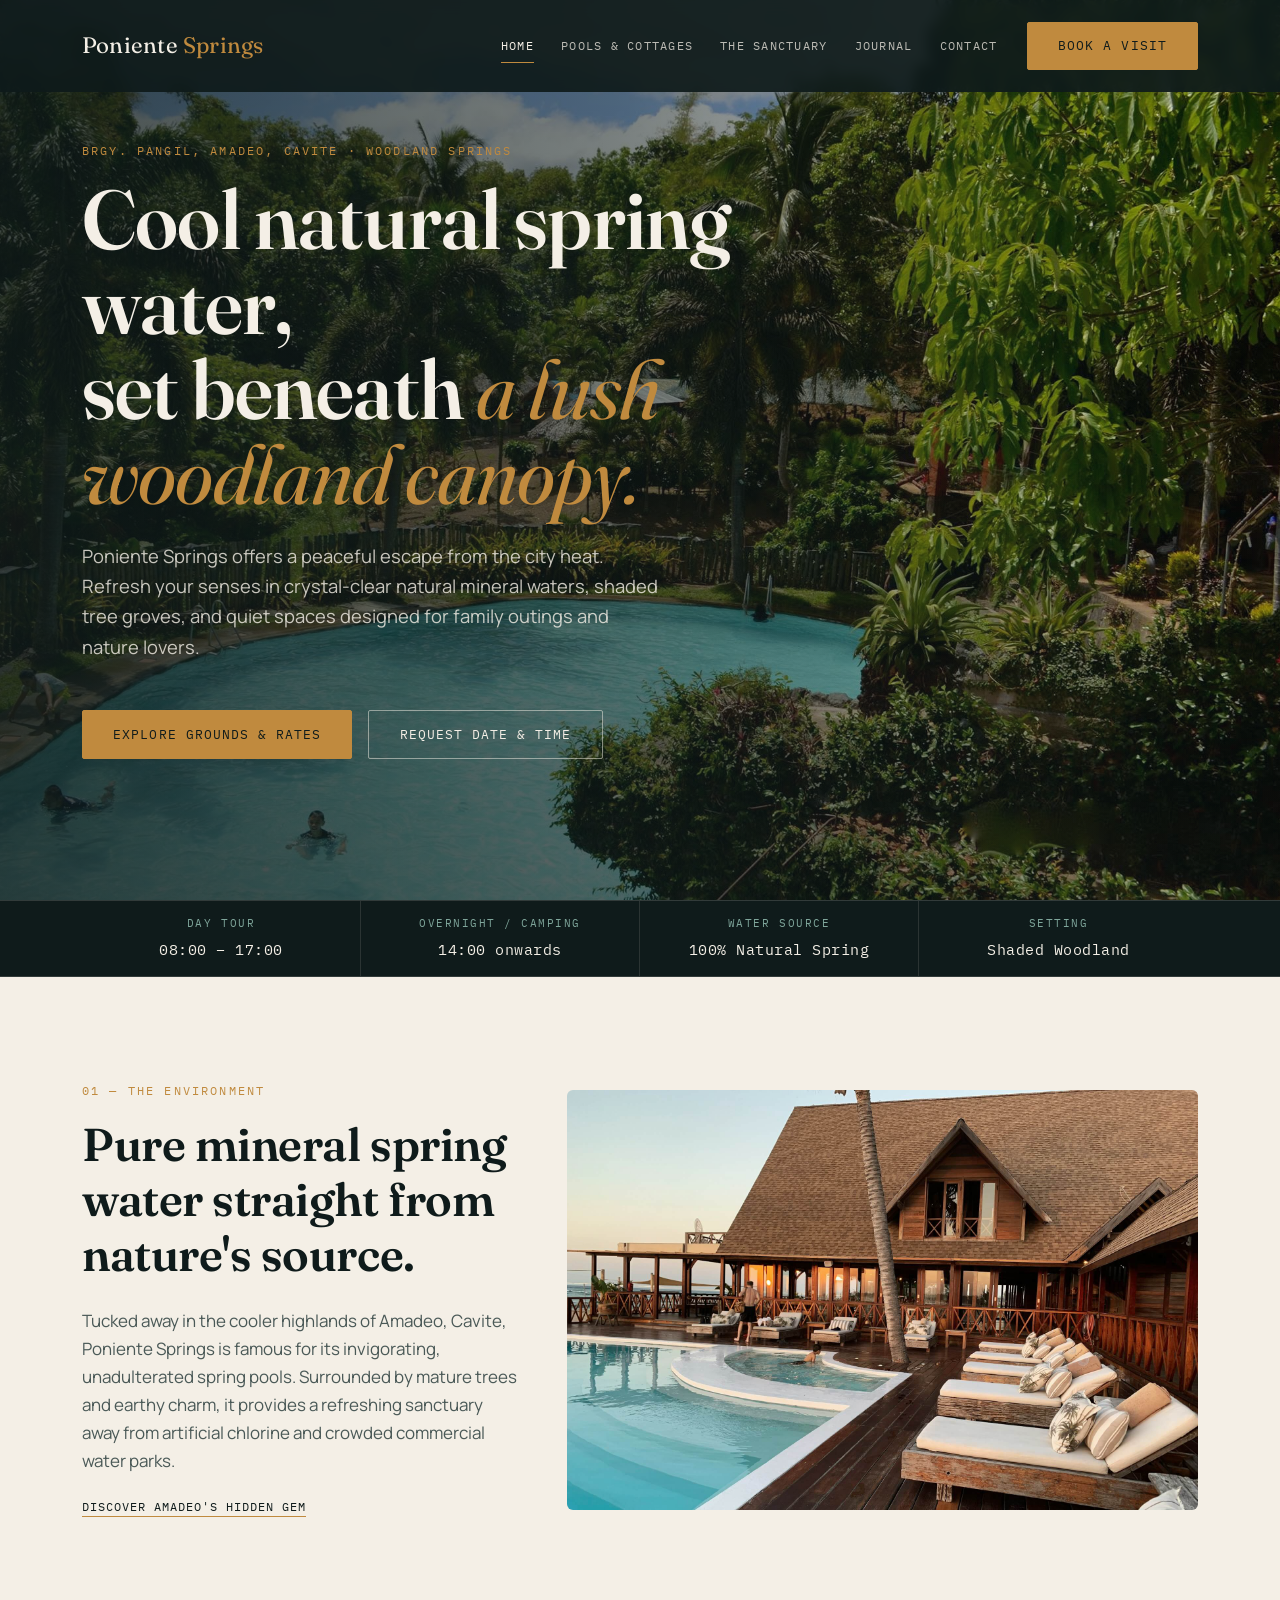
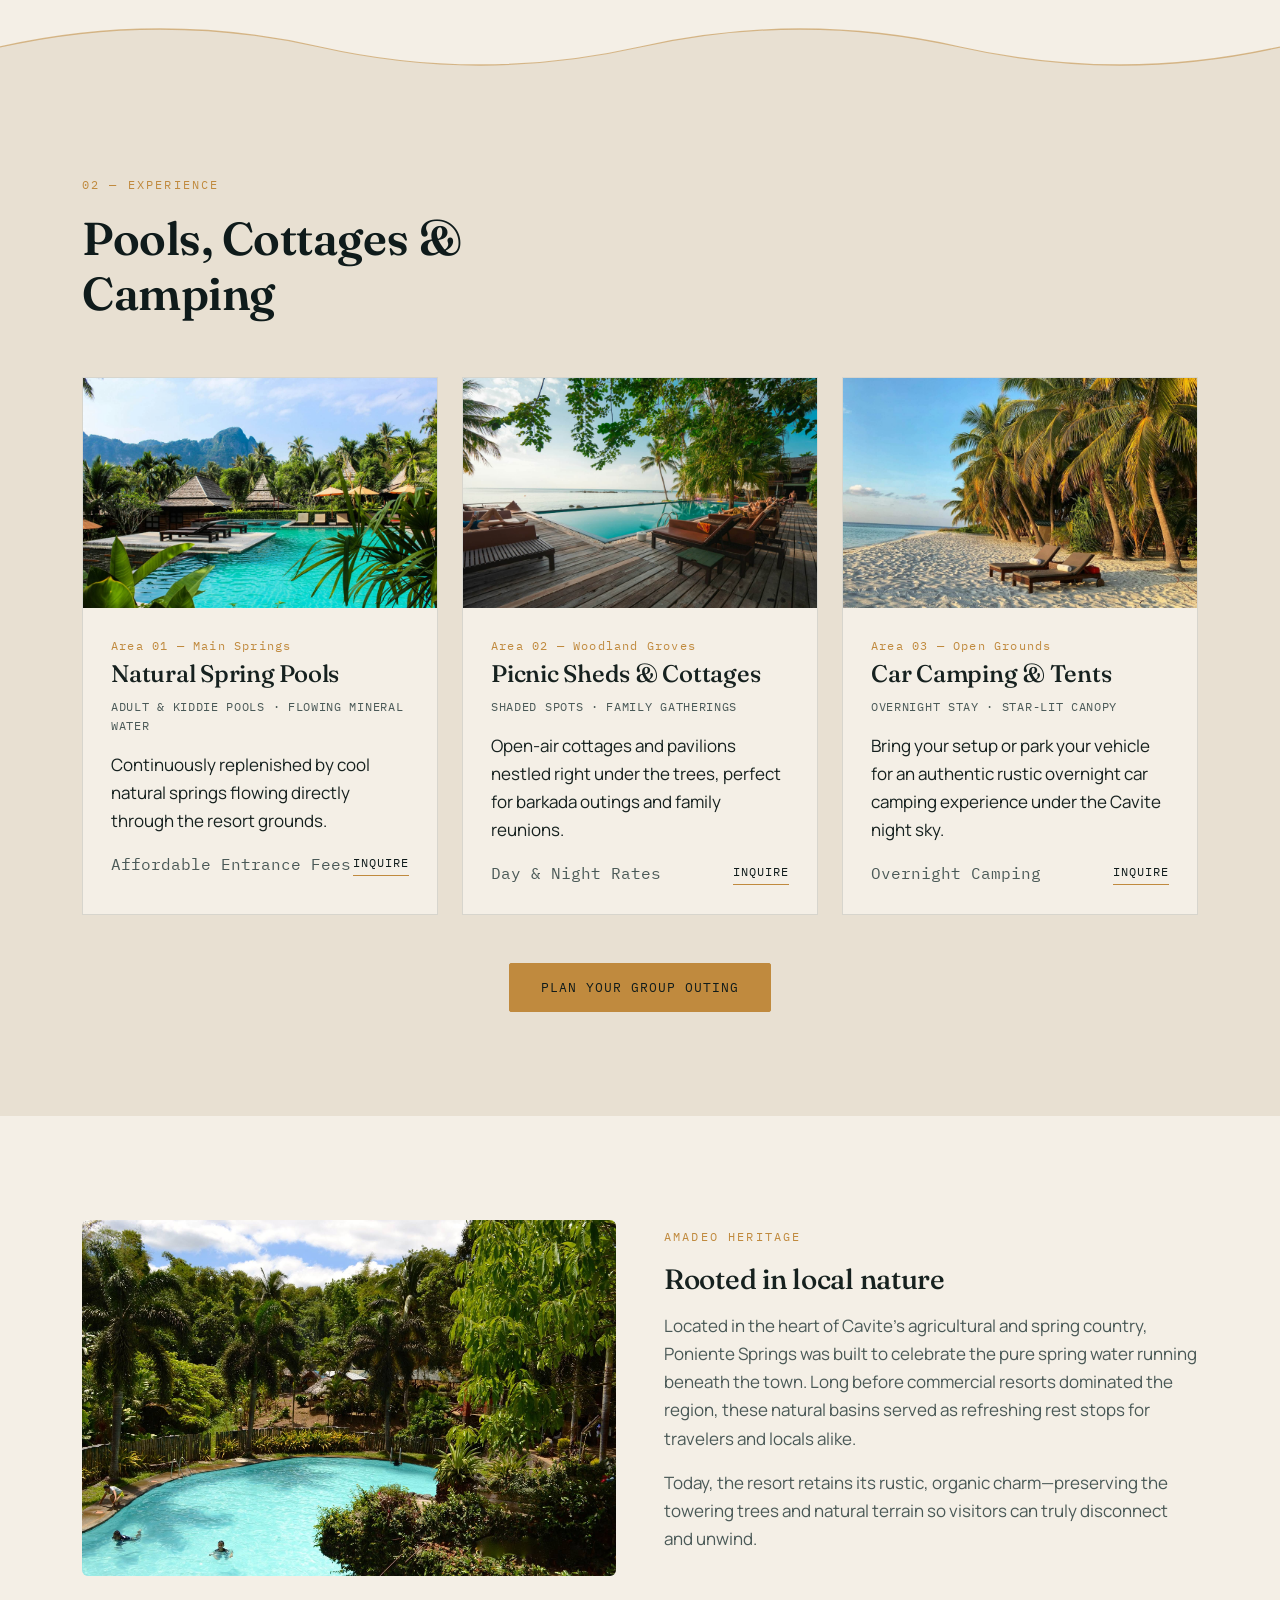
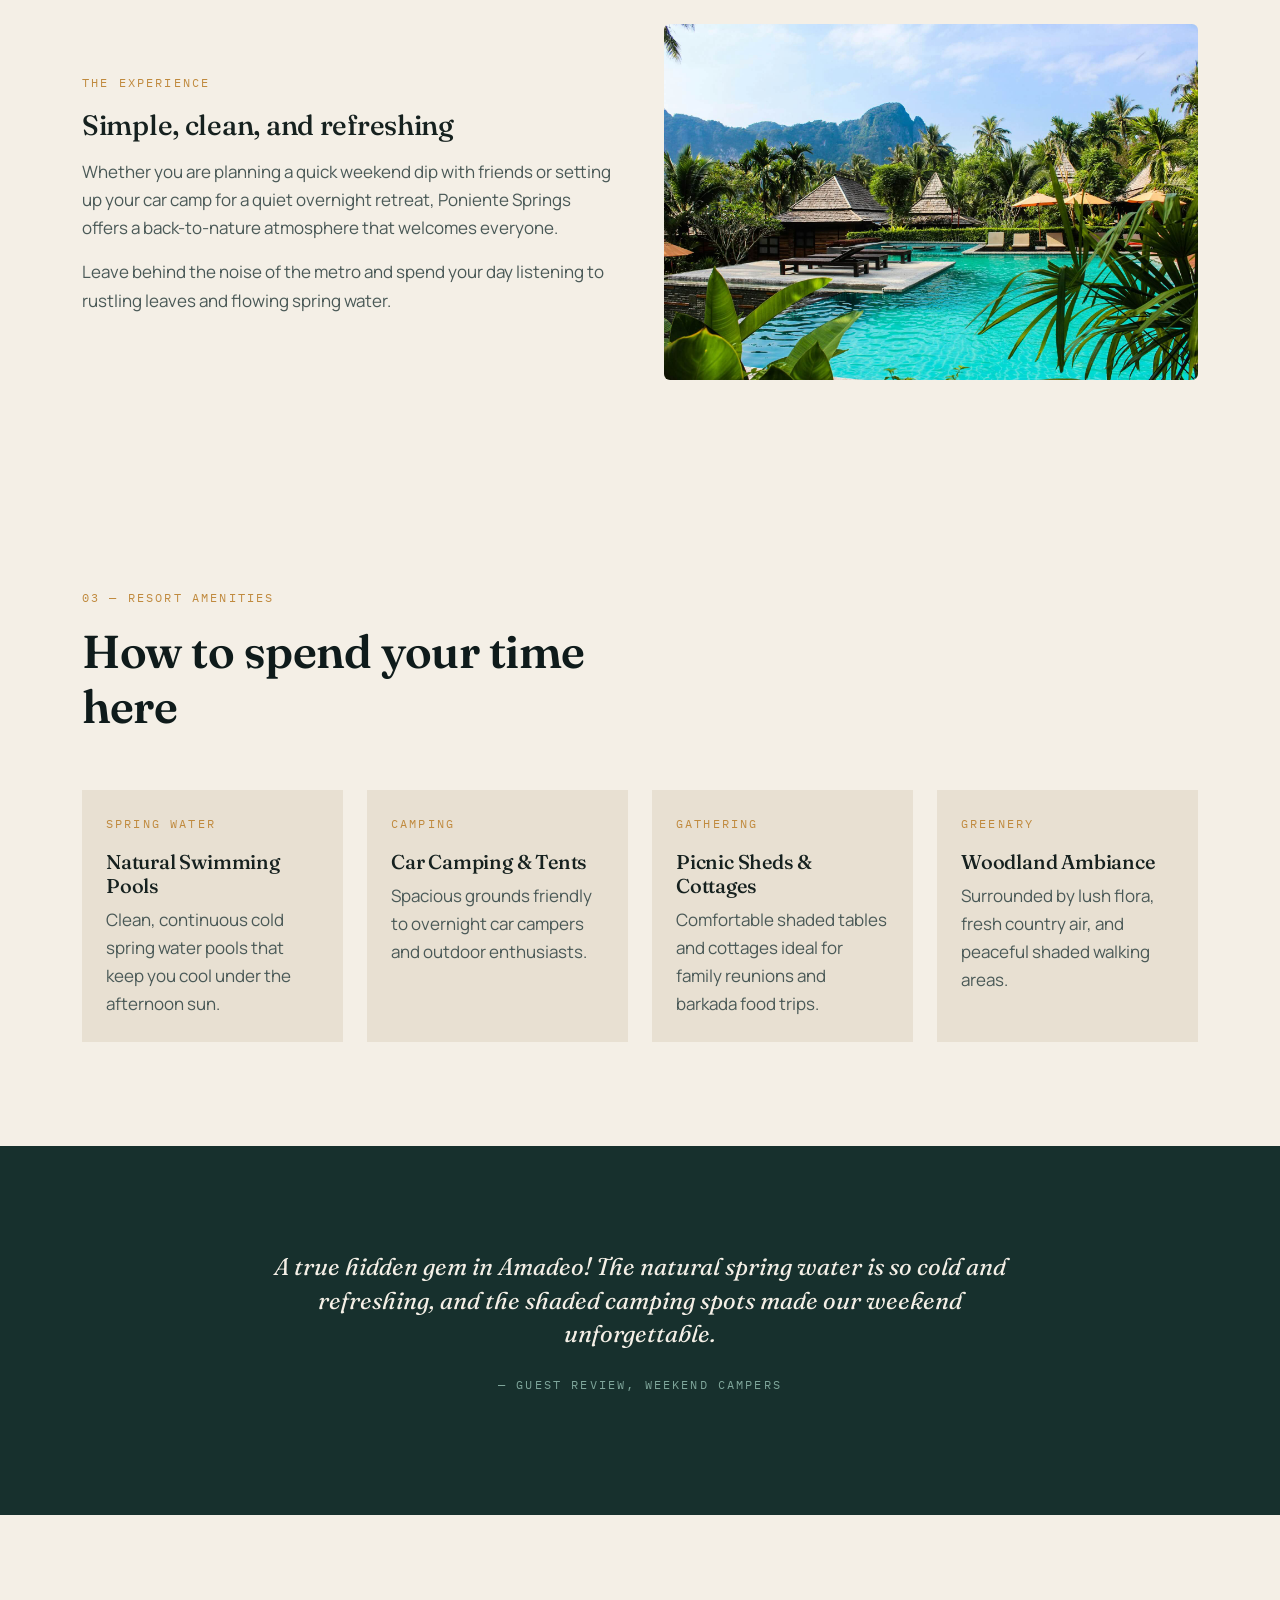
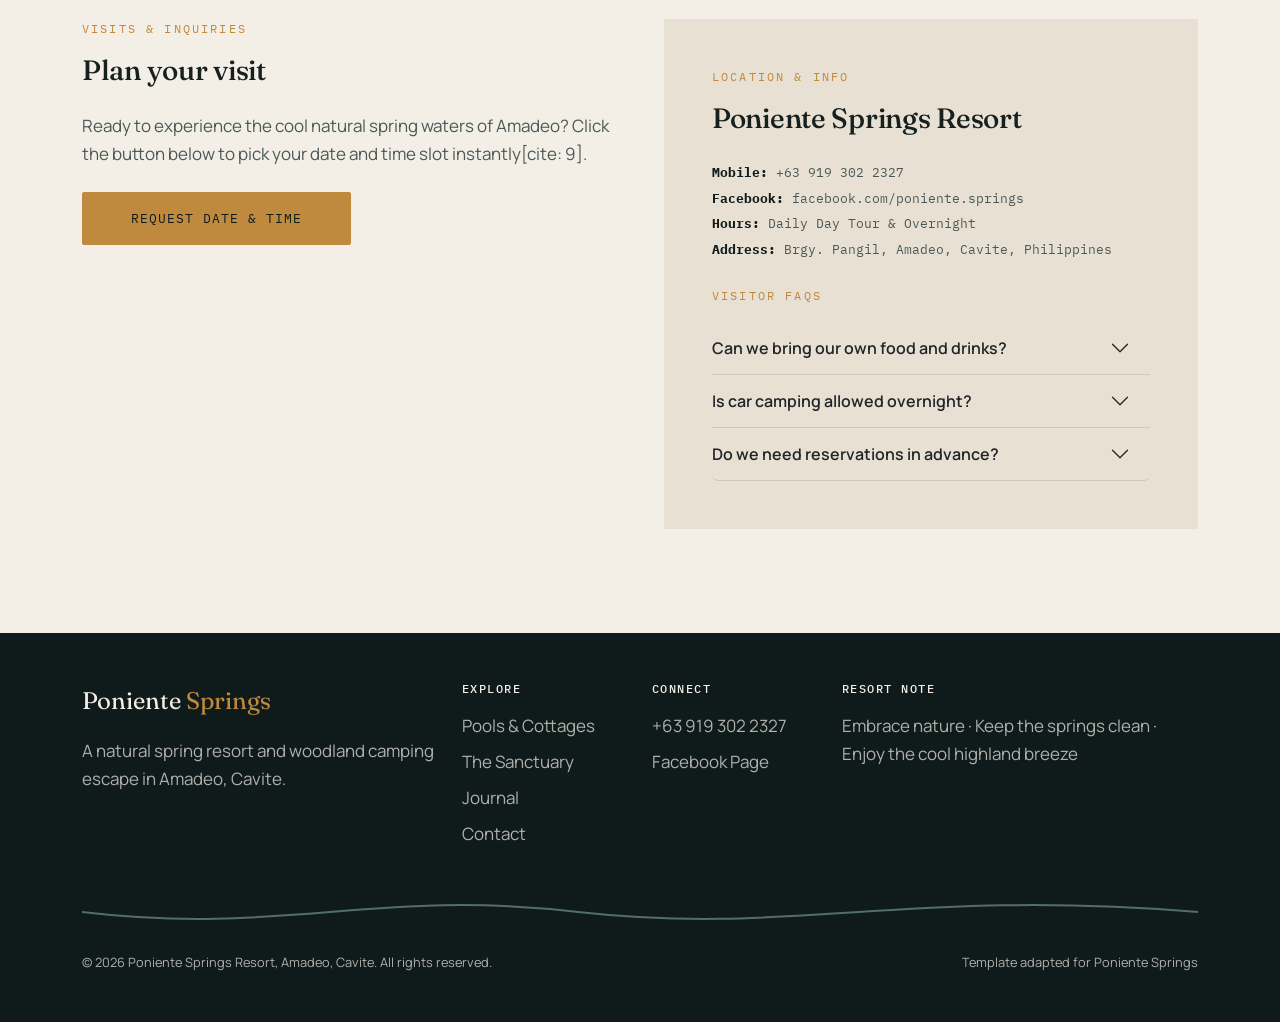
<file: index.html>
﻿<!DOCTYPE html>
<html lang="en">
<head>
<meta charset="UTF-8">
<meta name="viewport" content="width=device-width, initial-scale=1.0">
<title>Poniente Springs — Nature Spring Resort in Amadeo, Cavite</title>
<meta name="description" content="Poniente Springs is a natural spring resort nestled in the lush woodlands of Amadeo, Cavite — cool natural spring water, shaded groves, and peaceful family getaways.">
<link rel="preconnect" href="https://fonts.googleapis.com">
<link href="https://fonts.googleapis.com/css2?family=Fraunces:ital,wght@0,400;0,600;1,400&family=Manrope:wght@400;500;700&family=IBM+Plex+Mono:wght@400;500&display=swap" rel="stylesheet">
<link href="https://cdnjs.cloudflare.com/ajax/libs/bootstrap/5.3.3/css/bootstrap.min.css" rel="stylesheet">
<link href="css/style.css" rel="stylesheet">
</head>
<body>
<nav class="navbar navbar-expand-lg navbar-marram fixed-top">
  <div class="container">
    <a class="navbar-brand" href="#home">Poniente <span>Springs</span></a>
    <button class="navbar-toggler" type="button" data-bs-toggle="collapse" data-bs-target="#nav" aria-label="Toggle navigation"><span class="navbar-toggler-icon"></span></button>
    <div class="collapse navbar-collapse justify-content-end" id="nav">
      <ul class="navbar-nav align-items-lg-center">
        <li class="nav-item"><a class="nav-link active" href="#home">Home</a></li>
        <li class="nav-item"><a class="nav-link" href="#rooms">Pools &amp; Cottages</a></li>
        <li class="nav-item"><a class="nav-link" href="#about">The Sanctuary</a></li>
        <li class="nav-item"><a class="nav-link" href="blog.html">Journal</a></li>
        <li class="nav-item"><a class="nav-link" href="#contact">Contact</a></li>
        <!-- Binago natin para mag-trigger ng modal -->
        <li class="nav-item ms-lg-3"><a class="btn btn-brass" href="#" data-bs-toggle="modal" data-bs-target="#bookingModal">Book a Visit</a></li>
      </ul>
    </div>
  </div>
</nav>

<header class="hero" id="home">
  <div class="hero-art" style="background-image:url('images/gallery1.jpg');"></div>
  <div class="container hero-content"><div class="row"><div class="col-lg-9">
    <p class="eyebrow mb-3">Brgy. Pangil, Amadeo, Cavite · Woodland Springs</p>
    <h1 class="mb-4">Cool natural spring water,<br>set beneath <em>a lush woodland canopy.</em></h1>
    <p class="lede mb-5">Poniente Springs offers a peaceful escape from the city heat. Refresh your senses in crystal-clear natural mineral waters, shaded tree groves, and quiet spaces designed for family outings and nature lovers.</p>
    <div class="d-flex flex-wrap gap-3">
      <a href="#rooms" class="btn btn-brass">Explore grounds &amp; rates</a>
      <a href="#" class="btn btn-outline-foam" data-bs-toggle="modal" data-bs-target="#bookingModal">Request date &amp; time</a>
    </div>
  </div></div></div>
</header>

<div class="bg-basalt tide-strip"><div class="container"><div class="row g-0 text-center">
  <div class="col-6 col-md-3 tide-item"><span class="tide-label">Day Tour</span><span class="tide-value">08:00 – 17:00</span></div>
  <div class="col-6 col-md-3 tide-item"><span class="tide-label">Overnight / Camping</span><span class="tide-value">14:00 onwards</span></div>
  <div class="col-6 col-md-3 tide-item"><span class="tide-label">Water Source</span><span class="tide-value">100% Natural Spring</span></div>
  <div class="col-6 col-md-3 tide-item"><span class="tide-label">Setting</span><span class="tide-value">Shaded Woodland</span></div>
</div></div></div>

<section class="section"><div class="container"><div class="row align-items-center g-5">
  <div class="col-lg-5 reveal"><p class="eyebrow mb-3">01 — The Environment</p><h2 class="section-title mb-4">Pure mineral spring water straight from nature's source.</h2><p style="color:var(--ink-soft)">Tucked away in the cooler highlands of Amadeo, Cavite, Poniente Springs is famous for its invigorating, unadulterated spring pools. Surrounded by mature trees and earthy charm, it provides a refreshing sanctuary away from artificial chlorine and crowded commercial water parks.</p><a href="#about" class="btn-line">Discover Amadeo's hidden gem</a></div>
  <div class="col-lg-7 reveal"><img src="images/gallery2.jpg" alt="Natural spring pools at Poniente Springs" class="img-fluid rounded"></div>
</div></div></section>

<svg class="tide-divider to-foam-dim" viewBox="0 0 1440 48" preserveAspectRatio="none" aria-hidden="true">
  <g class="tide-wave-motion">
    <path class="tide-fill" d="M0,24 C120,0 240,0 360,24 C480,48 600,48 720,24 C840,0 960,0 1080,24 C1200,48 1320,48 1440,24 L1440,48 L0,48 Z"/>
    <path class="tide-line" d="M0,24 C120,0 240,0 360,24 C480,48 600,48 720,24 C840,0 960,0 1080,24 C1200,48 1320,48 1440,24"/>
    <g transform="translate(1440 0)">
      <path class="tide-fill" d="M0,24 C120,0 240,0 360,24 C480,48 600,48 720,24 C840,0 960,0 1080,24 C1200,48 1320,48 1440,24 L1440,48 L0,48 Z"/>
      <path class="tide-line" d="M0,24 C120,0 240,0 360,24 C480,48 600,48 720,24 C840,0 960,0 1080,24 C1200,48 1320,48 1440,24"/>
    </g>
  </g>
</svg>

<section class="section bg-foam-dim" id="rooms"><div class="container">
  <div class="row mb-5"><div class="col-lg-7 reveal"><p class="eyebrow mb-3">02 — Experience</p><h2 class="section-title">Pools, Cottages &amp; Camping</h2></div></div>
  <div class="row g-4">
    <div class="col-md-4 reveal"><div class="room-card h-100"><div class="room-art" style="background-image:url('images/gallery3.jpg');"></div><div class="room-body"><p class="room-number mb-1">Area 01 — Main Springs</p><h3 class="h4 mb-2">Natural Spring Pools</h3><p class="room-meta mb-3">Adult &amp; kiddie pools · flowing mineral water</p><p class="mb-3">Continuously replenished by cool natural springs flowing directly through the resort grounds.</p><div class="d-flex justify-content-between align-items-center"><span class="room-price">Affordable Entrance Fees</span><a href="#" class="btn-line" data-bs-toggle="modal" data-bs-target="#bookingModal">Inquire</a></div></div></div></div>
    <div class="col-md-4 reveal"><div class="room-card h-100"><div class="room-art" style="background-image:url('images/gallery4.jpg');"></div><div class="room-body"><p class="room-number mb-1">Area 02 — Woodland Groves</p><h3 class="h4 mb-2">Picnic Sheds &amp; Cottages</h3><p class="room-meta mb-3">Shaded spots · family gatherings</p><p class="mb-3">Open-air cottages and pavilions nestled right under the trees, perfect for barkada outings and family reunions.</p><div class="d-flex justify-content-between align-items-center"><span class="room-price">Day &amp; Night Rates</span><a href="#" class="btn-line" data-bs-toggle="modal" data-bs-target="#bookingModal">Inquire</a></div></div></div></div>
    <div class="col-md-4 reveal"><div class="room-card h-100"><div class="room-art" style="background-image:url('images/gallery5.jpg');"></div><div class="room-body"><p class="room-number mb-1">Area 03 — Open Grounds</p><h3 class="h4 mb-2">Car Camping &amp; Tents</h3><p class="room-meta mb-3">Overnight stay · star-lit canopy</p><p class="mb-3">Bring your setup or park your vehicle for an authentic rustic overnight car camping experience under the Cavite night sky.</p><div class="d-flex justify-content-between align-items-center"><span class="room-price">Overnight Camping</span><a href="#" class="btn-line" data-bs-toggle="modal" data-bs-target="#bookingModal">Inquire</a></div></div></div></div>
  </div>
  <div class="text-center mt-5"><a href="#" class="btn btn-brass" data-bs-toggle="modal" data-bs-target="#bookingModal">Plan your group outing</a></div>
</div></section>

<section class="section" id="about"><div class="container">
  <div class="row g-5 align-items-center mb-5"><div class="col-lg-6 reveal"><img src="images/gallery1.jpg" alt="Amadeo landscape" class="img-fluid rounded"></div><div class="col-lg-6 reveal"><p class="eyebrow mb-3">Amadeo Heritage</p><h2 class="h3 mb-3">Rooted in local nature</h2><p style="color:var(--ink-soft)">Located in the heart of Cavite’s agricultural and spring country, Poniente Springs was built to celebrate the pure spring water running beneath the town. Long before commercial resorts dominated the region, these natural basins served as refreshing rest stops for travelers and locals alike.</p><p style="color:var(--ink-soft)">Today, the resort retains its rustic, organic charm—preserving the towering trees and natural terrain so visitors can truly disconnect and unwind.</p></div></div>
  <div class="row g-5 align-items-center flex-lg-row-reverse"><div class="col-lg-6 reveal"><img src="images/gallery3.jpg" alt="Woodland scenery at Poniente Springs" class="img-fluid rounded"></div><div class="col-lg-6 reveal"><p class="eyebrow mb-3">The Experience</p><h3 class="h3 mb-3">Simple, clean, and refreshing</h3><p style="color:var(--ink-soft)">Whether you are planning a quick weekend dip with friends or setting up your car camp for a quiet overnight retreat, Poniente Springs offers a back-to-nature atmosphere that welcomes everyone.</p><p style="color:var(--ink-soft)">Leave behind the noise of the metro and spend your day listening to rustling leaves and flowing spring water.</p></div></div>
</div></section>

<section class="section"><div class="container"><div class="row mb-5"><div class="col-lg-7 reveal"><p class="eyebrow mb-3">03 — Resort Amenities</p><h2 class="section-title">How to spend your time here</h2></div></div><div class="row g-4">
  <div class="col-md-6 col-lg-3 reveal"><div class="p-4 h-100 bg-foam-dim"><p class="eyebrow mb-3">Spring Water</p><h3 class="h5 mb-2">Natural Swimming Pools</h3><p class="mb-0" style="color:var(--ink-soft)">Clean, continuous cold spring water pools that keep you cool under the afternoon sun.</p></div></div>
  <div class="col-md-6 col-lg-3 reveal"><div class="p-4 h-100 bg-foam-dim"><p class="eyebrow mb-3">Camping</p><h3 class="h5 mb-2">Car Camping &amp; Tents</h3><p class="mb-0" style="color:var(--ink-soft)">Spacious grounds friendly to overnight car campers and outdoor enthusiasts.</p></div></div>
  <div class="col-md-6 col-lg-3 reveal"><div class="p-4 h-100 bg-foam-dim"><p class="eyebrow mb-3">Gathering</p><h3 class="h5 mb-2">Picnic Sheds &amp; Cottages</h3><p class="mb-0" style="color:var(--ink-soft)">Comfortable shaded tables and cottages ideal for family reunions and barkada food trips.</p></div></div>
  <div class="col-md-6 col-lg-3 reveal"><div class="p-4 h-100 bg-foam-dim"><p class="eyebrow mb-3">Greenery</p><h3 class="h5 mb-2">Woodland Ambiance</h3><p class="mb-0" style="color:var(--ink-soft)">Surrounded by lush flora, fresh country air, and peaceful shaded walking areas.</p></div></div>
</div></div></section>

<section class="section bg-deep-teal"><div class="container"><div class="row justify-content-center text-center"><div class="col-lg-8 reveal"><p class="blockquote-tide mb-4" style="color:var(--foam)">A true hidden gem in Amadeo! The natural spring water is so cold and refreshing, and the shaded camping spots made our weekend unforgettable.</p><p class="eyebrow" style="color:var(--sea)">— Guest Review, Weekend Campers</p></div></div></div></section>

<!-- CONTACT SECTION / FOOTER INFO -->
<section class="section" id="contact"><div class="container"><div class="row g-5">
  <div class="col-lg-6 reveal">
    <p class="eyebrow mb-3">Visits &amp; Inquiries</p>
    <h3 class="h3 mb-4">Plan your visit</h3>
    <p style="color: var(--ink-soft);">Ready to experience the cool natural spring waters of Amadeo? Click the button below to pick your date and time slot instantly[cite: 9].</p>
    <div class="mt-4">
      <button type="button" class="btn btn-brass py-3 px-5" data-bs-toggle="modal" data-bs-target="#bookingModal">Request Date &amp; Time</button>
    </div>
  </div>
  
  <div class="col-lg-6 reveal">
    <div class="bg-foam-dim p-4 p-lg-5 h-100">
      <p class="eyebrow mb-3">Location &amp; Info</p>
      <h3 class="h3 mb-4">Poniente Springs Resort</h3>
      <ul class="list-unstyled mb-4" style="font-family:var(--font-mono);font-size:0.8rem;line-height:2;color:var(--ink-soft)">
        <li><strong style="color:var(--basalt)">Mobile:</strong> <a href="tel:+639193022327">+63 919 302 2327</a></li>
        <li><strong style="color:var(--basalt)">Facebook:</strong> <a href="https://web.facebook.com/poniente.springs" target="_blank">facebook.com/poniente.springs</a></li>
        <li><strong style="color:var(--basalt)">Hours:</strong> Daily Day Tour &amp; Overnight</li>
        <li><strong style="color:var(--basalt)">Address:</strong> Brgy. Pangil, Amadeo, Cavite, Philippines</li>
      </ul>
      <p class="eyebrow mb-3">Visitor FAQs</p>
      <div class="accordion" id="faq">
        <div class="accordion-item" style="border:none;border-bottom:1px solid var(--line);background:transparent"><h3 class="accordion-header"><button class="accordion-button collapsed" style="background:transparent;box-shadow:none;font-family:var(--font-body);font-weight:600;padding-left:0" type="button" data-bs-toggle="collapse" data-bs-target="#faq1">Can we bring our own food and drinks?</button></h3><div id="faq1" class="accordion-collapse collapse" data-bs-parent="#faq"><div class="accordion-body px-0" style="color:var(--ink-soft)">Yes! Bringing your own picnic food, snacks, and beverages is welcome for day tours and cottages.</div></div></div>
        <div class="accordion-item" style="border:none;border-bottom:1px solid var(--line);background:transparent"><h3 class="accordion-header"><button class="accordion-button collapsed" style="background:transparent;box-shadow:none;font-family:var(--font-body);font-weight:600;padding-left:0" type="button" data-bs-toggle="collapse" data-bs-target="#faq2">Is car camping allowed overnight?</button></h3><div id="faq2" class="accordion-collapse collapse" data-bs-parent="#faq"><div class="accordion-body px-0" style="color:var(--ink-soft)">Yes, car camping and tent pitching spaces are available for overnight visitors looking for a rustic nature immersion.</div></div></div>
        <div class="accordion-item" style="border:none;border-bottom:1px solid var(--line);background:transparent"><h3 class="accordion-header"><button class="accordion-button collapsed" style="background:transparent;box-shadow:none;font-family:var(--font-body);font-weight:600;padding-left:0" type="button" data-bs-toggle="collapse" data-bs-target="#faq3">Do we need reservations in advance?</button></h3><div id="faq3" class="accordion-collapse collapse" data-bs-parent="#faq"><div class="accordion-body px-0" style="color:var(--ink-soft)">Reservations or advance messaging via their Facebook page or contact number are recommended, especially for weekends and holidays.</div></div></div>
      </div>
    </div>
  </div>
</div></div></section>

<!-- ========================================== -->
<!-- FACEBOOK-STYLE BOOKING MODAL (Na idinagdag) -->
<!-- ========================================== -->
<div class="modal fade" id="bookingModal" tabindex="-1" aria-hidden="true">
  <div class="modal-dialog modal-dialog-centered modal-md">
    <div class="modal-content" style="border-radius: 12px; border: none; font-family: var(--font-body);">
      
      <!-- Modal Header -->
      <div class="modal-header border-0 pb-0">
        <h5 class="modal-title fw-bold text-center w-100" style="font-size: 1.1rem; color: var(--basalt);">Request date &amp; time[cite: 9]</h5>
        <button type="button" class="btn-close" data-bs-dismiss="modal" aria-label="Close"></button>
      </div>

      <!-- Modal Body -->
      <div class="modal-body p-4">
        <form id="fbStyleBookingForm" action="index.php?r=booking/create" method="POST">
          
          <!-- STEP 1: DATE & TIME SELECTOR -->
          <div id="step-date-time">
            <!-- Date Picker -->
            <div class="mb-3">
              <label class="form-label fw-bold text-muted small" style="font-size:0.75rem;">SELECT DATE</label>
              <input type="date" class="form-control py-2 text-center" id="selected_date" name="Booking[checkin_date]" required>
            </div>

            <!-- Time Slots Grid (Katulad ng sa Facebook) -->
            <label class="form-label fw-bold text-muted small mb-2" style="font-size:0.75rem;">AVAILABLE TIME SLOTS</label>
            <div class="row g-2 mb-4" id="time-slots-container">
              <div class="col-6"><button type="button" class="btn btn-outline-secondary w-100 time-slot-btn py-2" style="font-size:0.85rem;" data-time="08:00 AM">08:00 AM (Day Tour)</button></div>
              <div class="col-6"><button type="button" class="btn btn-outline-secondary w-100 time-slot-btn py-2" style="font-size:0.85rem;" data-time="11:00 AM">11:00 AM (Day Tour)</button></div>
              <div class="col-6"><button type="button" class="btn btn-outline-secondary w-100 time-slot-btn py-2" style="font-size:0.85rem;" data-time="02:00 PM">02:00 PM (Overnight)</button></div>
              <div class="col-6"><button type="button" class="btn btn-outline-secondary w-100 time-slot-btn py-2" style="font-size:0.85rem;" data-time="05:00 PM">05:00 PM (Overnight)</button></div>
            </div>
            
            <input type="hidden" name="Booking[checkin_time]" id="selected_time" required>

            <button type="button" class="btn btn-brass w-100 py-2 fw-bold" id="btn-to-step2" disabled>Next</button>
          </div>

          <!-- STEP 2: GUEST DETAILS & PAYMENT -->
          <div id="step-guest-details" style="display: none;">
            <div class="mb-2">
              <label class="form-label small fw-bold">Full Name</label>
              <input type="text" class="form-control form-control-marram" name="Booking[name]" placeholder="Enter your name" required>
            </div>
            <div class="mb-2">
              <label class="form-label small fw-bold">Mobile Number (SMS Voucher)</label>
              <input type="tel" class="form-control form-control-marram" name="Booking[phone]" placeholder="+63 919..." required>
            </div>
            <div class="mb-3">
              <label class="form-label small fw-bold">Booking Package</label>
              <select class="form-select form-control-marram" name="Booking[package_type]">
                <option value="day_tour">Day Tour / Cottage</option>
                <option value="overnight_camping">Overnight Car Camping</option>
                <option value="private_gathering">Private Gathering</option>
              </select>
            </div>
            <div class="d-flex gap-2 mt-4">
              <button type="button" class="btn btn-outline-secondary w-50" id="btn-back-step1">Back</button>
              <button type="submit" class="btn btn-brass w-50">Proceed to GCash</button>
            </div>
          </div>

        </form>
      </div>

      <!-- Modal Footer Note -->
      <div class="modal-footer border-0 pt-0 justify-content-center text-center">
        <p style="font-size: 0.75rem; color: var(--ink-soft);" class="mb-0">
          Poniente Springs Resort will approve your proposed date and time upon payment checkout[cite: 2, 3, 9].
        </p>
      </div>

    </div>
  </div>
</div>

<footer class="site-footer py-5"><div class="container"><div class="row g-4 mb-4">
  <div class="col-lg-4"><p class="brand-mark mb-3">Poniente <span>Springs</span></p><p class="mb-0">A natural spring resort and woodland camping escape in Amadeo, Cavite.</p></div>
  <div class="col-6 col-lg-2"><h5 class="mb-3">Explore</h5><ul class="list-unstyled"><li class="mb-2"><a href="#rooms">Pools &amp; Cottages</a></li><li class="mb-2"><a href="#about">The Sanctuary</a></li><li class="mb-2"><a href="blog.html">Journal</a></li><li class="mb-2"><a href="#contact">Contact</a></li></ul></div>
  <div class="col-6 col-lg-2"><h5 class="mb-3">Connect</h5><ul class="list-unstyled"><li class="mb-2"><a href="tel:+639193022327">+63 919 302 2327</a></li><li class="mb-2"><a href="https://web.facebook.com/poniente.springs" target="_blank">Facebook Page</a></li></ul></div>
  <div class="col-lg-4"><h5 class="mb-3">Resort Note</h5><p class="mb-0">Embrace nature · Keep the springs clean · Enjoy the cool highland breeze</p></div>
</div><svg class="tide-divider on-dark" viewBox="0 0 1440 30" preserveAspectRatio="none"><path class="tide-line" d="M0,15 C260,30 380,0 640,15 C920,30 1060,0 1440,15"/></svg><div class="d-flex flex-column flex-md-row justify-content-between pt-3" style="font-size:0.8rem"><span>&copy; 2026 Poniente Springs Resort, Amadeo, Cavite. All rights reserved.</span><span>Template adapted for Poniente Springs</span></div></div></footer>

<script src="https://cdnjs.cloudflare.com/ajax/libs/bootstrap/5.3.3/js/bootstrap.bundle.min.js"></script>
<script src="js/script.js"></script>

<!-- Modal Interaction Script -->
<script>
document.addEventListener('DOMContentLoaded', function() {
  const timeBtns = document.querySelectorAll('.time-slot-btn');
  const selectedTimeInput = document.getElementById('selected_time');
  const nextBtn = document.getElementById('btn-to-step2');
  
  timeBtns.forEach(btn => {
    btn.addEventListener('click', function() {
      timeBtns.forEach(b => {
        b.classList.remove('active', 'btn-brass');
        b.classList.add('btn-outline-secondary');
      });
      this.classList.remove('btn-outline-secondary');
      this.classList.add('btn-brass', 'active');
      
      selectedTimeInput.value = this.getAttribute('data-time');
      nextBtn.removeAttribute('disabled');
    });
  });

  document.getElementById('btn-to-step2').addEventListener('click', function() {
    const dateVal = document.getElementById('selected_date').value;
    if(!dateVal) {
      alert('Please select a preferred date first.');
      return;
    }
    document.getElementById('step-date-time').style.display = 'none';
    document.getElementById('step-guest-details').style.display = 'block';
  });

  document.getElementById('btn-back-step1').addEventListener('click', function() {
    document.getElementById('step-guest-details').style.display = 'none';
    document.getElementById('step-date-time').style.display = 'block';
  });
});
</script>
</body>
</html>
</file>
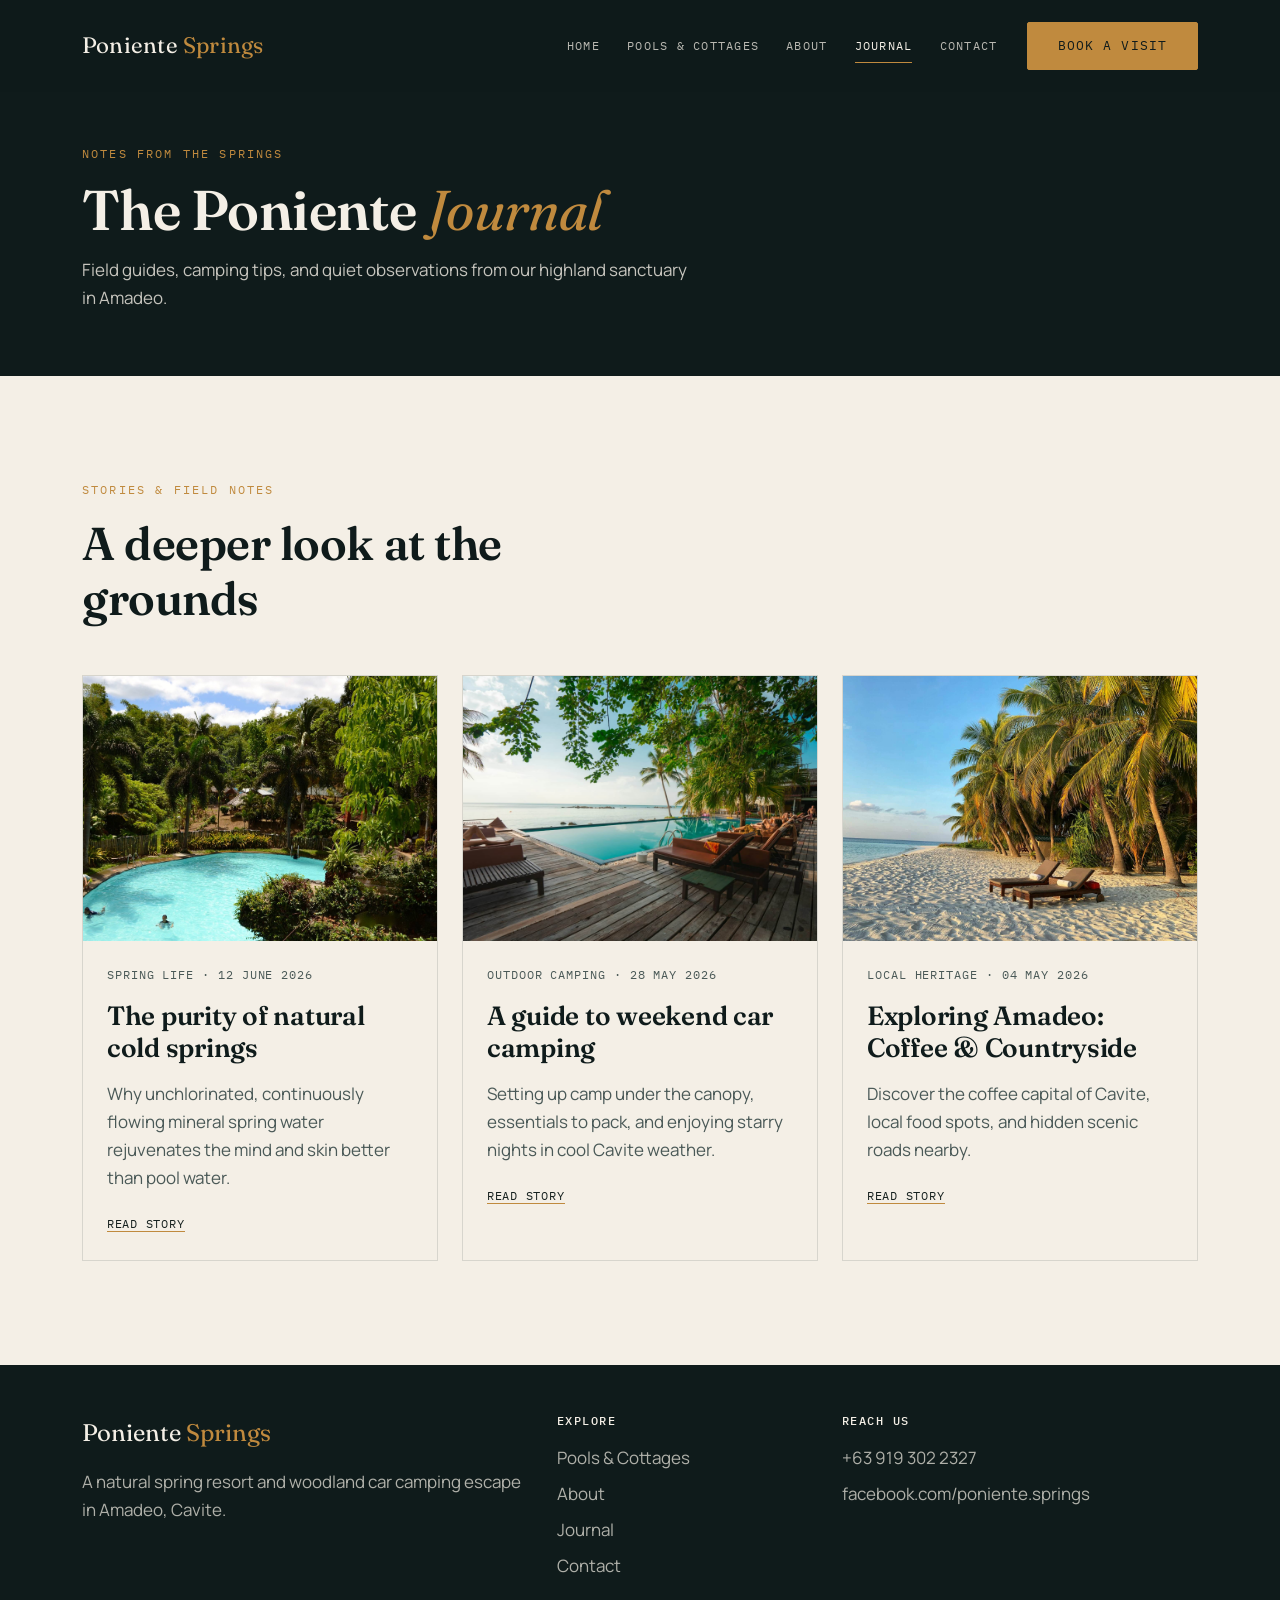
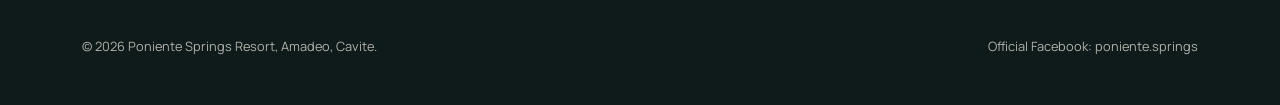
<file: blog.html>
<!DOCTYPE html>
<html lang="en">
<head>
<meta charset="UTF-8">
<meta name="viewport" content="width=device-width, initial-scale=1.0">
<title>Journal — Poniente Springs Resort</title>
<meta name="description" content="Notes from the sanctuary: natural spring waters, car camping guides, and stories from Amadeo, Cavite.">
<link rel="preconnect" href="https://fonts.googleapis.com">
<link href="https://fonts.googleapis.com/css2?family=Fraunces:ital,wght@0,400;0,600;1,400&family=Manrope:wght@400;500;700&family=IBM+Plex+Mono:wght@400;500&display=swap" rel="stylesheet">
<link href="https://cdnjs.cloudflare.com/ajax/libs/bootstrap/5.3.3/css/bootstrap.min.css" rel="stylesheet">
<link href="css/style.css" rel="stylesheet">
</head>
<body>
<nav class="navbar navbar-expand-lg navbar-marram fixed-top"><div class="container">
  <a class="navbar-brand" href="index.html#home">Poniente <span>Springs</span></a>
  <button class="navbar-toggler" type="button" data-bs-toggle="collapse" data-bs-target="#nav" aria-label="Toggle navigation"><span class="navbar-toggler-icon"></span></button>
  <div class="collapse navbar-collapse justify-content-end" id="nav"><ul class="navbar-nav align-items-lg-center">
    <li class="nav-item"><a class="nav-link" href="index.html#home">Home</a></li><li class="nav-item"><a class="nav-link" href="index.html#rooms">Pools &amp; Cottages</a></li><li class="nav-item"><a class="nav-link" href="about.html">About</a></li><li class="nav-item"><a class="nav-link active" href="blog.html">Journal</a></li><li class="nav-item"><a class="nav-link" href="contact.html">Contact</a></li><li class="nav-item ms-lg-3"><a class="btn btn-brass" href="contact.html#reserve">Book a Visit</a></li>
  </ul></div>
</div></nav>
<header class="journal-hero"><div class="container"><p class="eyebrow mb-3">Notes from the springs</p><h1 class="mb-3">The Poniente <em>Journal</em></h1><p class="lede mb-0" style="color:rgba(244,239,230,0.8);max-width:38rem">Field guides, camping tips, and quiet observations from our highland sanctuary in Amadeo.</p></div></header>
<main class="section"><div class="container">
  <div class="row align-items-end mb-5"><div class="col-lg-8"><p class="eyebrow mb-3">Stories &amp; field notes</p><h2 class="section-title mb-0">A deeper look at the grounds</h2></div></div>
  <div class="row g-4">
    <article class="col-md-6 col-lg-4"><div class="journal-card"><a href="journal-spring-waters.html"><img class="journal-card-image" src="images/gallery1.jpg" alt="Natural cold spring water at Poniente Springs"></a><div class="journal-card-body"><p class="journal-meta mb-3">Spring Life · 12 June 2026</p><h2 class="mb-3"><a href="journal-spring-waters.html">The purity of natural cold springs</a></h2><p style="color:var(--ink-soft)">Why unchlorinated, continuously flowing mineral spring water rejuvenates the mind and skin better than pool water.</p><a class="journal-back" href="journal-spring-waters.html">Read story</a></div></div></article>
    <article class="col-md-6 col-lg-4"><div class="journal-card"><a href="journal-car-camping.html"><img class="journal-card-image" src="images/gallery4.jpg" alt="Car camping setup under the trees"></a><div class="journal-card-body"><p class="journal-meta mb-3">Outdoor Camping · 28 May 2026</p><h2 class="mb-3"><a href="journal-car-camping.html">A guide to weekend car camping</a></h2><p style="color:var(--ink-soft)">Setting up camp under the canopy, essentials to pack, and enjoying starry nights in cool Cavite weather.</p><a class="journal-back" href="journal-car-camping.html">Read story</a></div></div></article>
    <article class="col-md-6 col-lg-4"><div class="journal-card"><a href="journal-amadeo-guide.html"><img class="journal-card-image" src="images/gallery5.jpg" alt="Lush greenery and coffee trees in Amadeo"></a><div class="journal-card-body"><p class="journal-meta mb-3">Local Heritage · 04 May 2026</p><h2 class="mb-3"><a href="journal-amadeo-guide.html">Exploring Amadeo: Coffee &amp; Countryside</a></h2><p style="color:var(--ink-soft)">Discover the coffee capital of Cavite, local food spots, and hidden scenic roads nearby.</p><a class="journal-back" href="journal-amadeo-guide.html">Read story</a></div></div></article>
  </div>
</div></main>
<footer class="site-footer py-5"><div class="container"><div class="row g-4 mb-4"><div class="col-lg-5"><p class="brand-mark mb-3">Poniente <span>Springs</span></p><p class="mb-0">A natural spring resort and woodland car camping escape in Amadeo, Cavite.</p></div><div class="col-6 col-lg-3"><h5 class="mb-3">Explore</h5><ul class="list-unstyled"><li class="mb-2"><a href="index.html#rooms">Pools &amp; Cottages</a></li><li class="mb-2"><a href="about.html">About</a></li><li class="mb-2"><a href="blog.html">Journal</a></li><li class="mb-2"><a href="contact.html">Contact</a></li></ul></div><div class="col-6 col-lg-4"><h5 class="mb-3">Reach us</h5><p class="mb-2"><a href="tel:+639193022327">+63 919 302 2327</a></p><a href="https://web.facebook.com/poniente.springs" target="_blank">facebook.com/poniente.springs</a></div></div><div class="d-flex flex-column flex-md-row justify-content-between pt-3" style="font-size:0.8rem"><span>&copy; 2026 Poniente Springs Resort, Amadeo, Cavite.</span><span>Official Facebook: <a href="https://web.facebook.com/poniente.springs" target="_blank" rel="noopener noreferrer">poniente.springs</a></span></div></div></footer>
<script src="https://cdnjs.cloudflare.com/ajax/libs/bootstrap/5.3.3/js/bootstrap.bundle.min.js"></script><script src="js/script.js"></script>
</body>
</html>
</file>
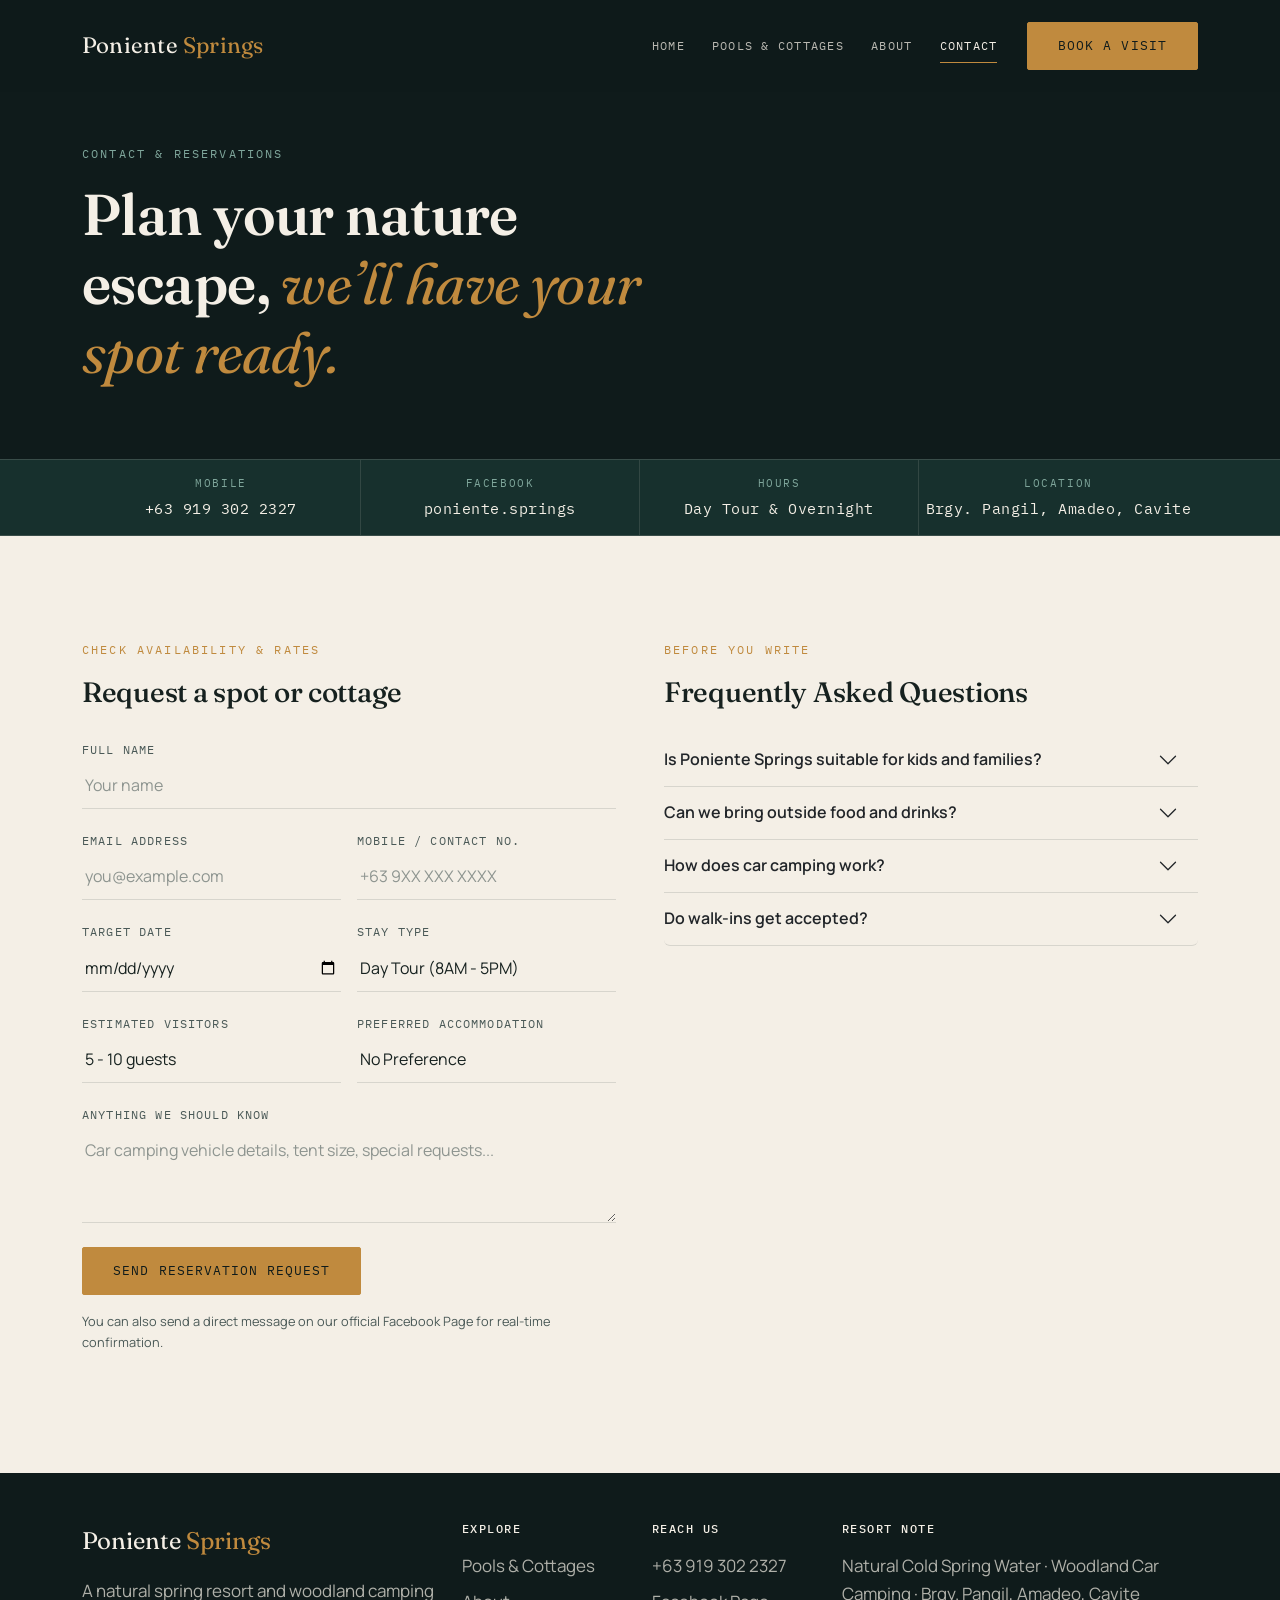
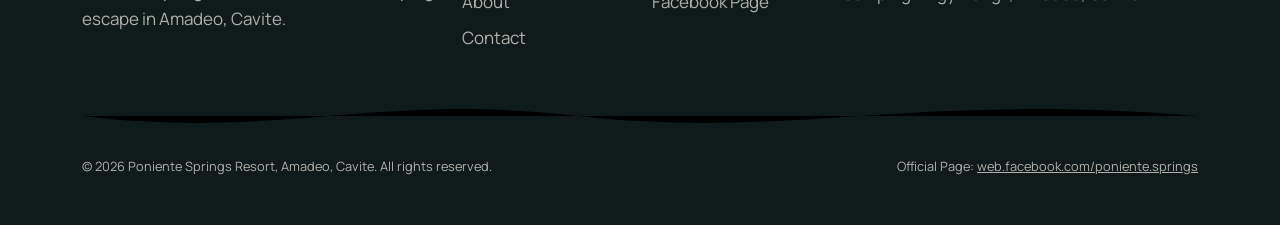
<file: contact.html>
<!DOCTYPE html>
<html lang="en">
<head>
<meta charset="UTF-8">
<meta name="viewport" content="width=device-width, initial-scale=1.0">
<title>Contact &amp; Reservations — Poniente Springs Resort</title>
<meta name="description" content="Inquire or plan your visit to Poniente Springs Resort in Amadeo, Cavite — natural spring pools, day tour cottages, and car camping setup.">

<link rel="preconnect" href="https://fonts.googleapis.com">
<link href="https://fonts.googleapis.com/css2?family=Fraunces:ital,wght@0,400;0,600;1,400&family=Manrope:wght@400;500;700&family=IBM+Plex+Mono:wght@400;500&display=swap" rel="stylesheet">
<link href="https://cdnjs.cloudflare.com/ajax/libs/bootstrap/5.3.3/css/bootstrap.min.css" rel="stylesheet">
<link href="css/style.css" rel="stylesheet">
</head>
<body>

<nav class="navbar navbar-expand-lg navbar-marram fixed-top">
  <div class="container">
    <a class="navbar-brand" href="index.html">Poniente <span>Springs</span></a>
    <button class="navbar-toggler" type="button" data-bs-toggle="collapse" data-bs-target="#nav">
      <span class="navbar-toggler-icon"></span>
    </button>
    <div class="collapse navbar-collapse justify-content-end" id="nav">
      <ul class="navbar-nav align-items-lg-center">
        <li class="nav-item"><a class="nav-link" href="index.html">Home</a></li>
        <li class="nav-item"><a class="nav-link" href="rooms.html">Pools &amp; Cottages</a></li>
        <li class="nav-item"><a class="nav-link" href="about.html">About</a></li>
        <li class="nav-item"><a class="nav-link active" href="contact.html">Contact</a></li>
        <li class="nav-item ms-lg-3"><a class="btn btn-brass" href="#reserve">Book a Visit</a></li>
      </ul>
    </div>
  </div>
</nav>

<!-- ===== PAGE HERO ===== -->
<header class="bg-basalt" style="padding:9rem 0 4rem;">
  <div class="container">
    <p class="eyebrow mb-3" style="color:var(--sea)">Contact &amp; Reservations</p>
    <h1 style="color:var(--foam); font-size:clamp(2.2rem,4.5vw,3.6rem); max-width:38rem;">Plan your nature escape, <em>we’ll have your spot ready.</em></h1>
  </div>
</header>

<!-- ===== CONTACT INFO STRIP ===== -->
<div class="bg-deep-teal tide-strip">
  <div class="container">
    <div class="row g-0 text-center">
      <div class="col-6 col-md-3 tide-item">
        <span class="tide-label">Mobile</span>
        <span class="tide-value">+63 919 302 2327</span>
      </div>
      <div class="col-6 col-md-3 tide-item">
        <span class="tide-label">Facebook</span>
        <span class="tide-value">poniente.springs</span>
      </div>
      <div class="col-6 col-md-3 tide-item">
        <span class="tide-label">Hours</span>
        <span class="tide-value">Day Tour &amp; Overnight</span>
      </div>
      <div class="col-6 col-md-3 tide-item">
        <span class="tide-label">Location</span>
        <span class="tide-value">Brgy. Pangil, Amadeo, Cavite</span>
      </div>
    </div>
  </div>
</div>

<!-- ===== RESERVATION FORM ===== -->
<section class="section" id="reserve">
  <div class="container">
    <div class="row g-5">
      <div class="col-lg-6 reveal">
        <p class="eyebrow mb-3">Check availability &amp; rates</p>
        <h2 class="h3 mb-4">Request a spot or cottage</h2>
        <form>
          <div class="row g-3">
            <div class="col-12">
              <label for="name" class="form-label-marram">Full name</label>
              <input type="text" class="form-control form-control-marram" id="name" placeholder="Your name" required>
            </div>
            <div class="col-md-6">
              <label for="email" class="form-label-marram">Email address</label>
              <input type="email" class="form-control form-control-marram" id="email" placeholder="you@example.com" required>
            </div>
            <div class="col-md-6">
              <label for="phone" class="form-label-marram">Mobile / Contact No.</label>
              <input type="tel" class="form-control form-control-marram" id="phone" placeholder="+63 9XX XXX XXXX">
            </div>
            <div class="col-md-6">
              <label for="checkin" class="form-label-marram">Target Date</label>
              <input type="date" class="form-control form-control-marram" id="checkin" required>
            </div>
            <div class="col-md-6">
              <label for="checkout" class="form-label-marram">Stay Type</label>
              <select class="form-select form-control-marram" id="checkout">
                <option selected>Day Tour (8AM - 5PM)</option>
                <option>Night Swim / Evening</option>
                <option>Overnight Camping</option>
              </select>
            </div>
            <div class="col-md-6">
              <label for="guests" class="form-label-marram">Estimated Visitors</label>
              <select class="form-select form-control-marram" id="guests">
                <option>1 - 4 guests</option>
                <option selected>5 - 10 guests</option>
                <option>11 - 20 guests</option>
                <option>20+ guests (Group Outing)</option>
              </select>
            </div>
            <div class="col-md-6">
              <label for="room" class="form-label-marram">Preferred Accommodation</label>
              <select class="form-select form-control-marram" id="room">
                <option>No Preference</option>
                <option>Open-Air Picnic Cottage</option>
                <option>Car Camping Pitch Spot</option>
                <option>Tent Pitching Area</option>
              </select>
            </div>
            <div class="col-12">
              <label for="notes" class="form-label-marram">Anything we should know</label>
              <textarea class="form-control form-control-marram" id="notes" rows="3" placeholder="Car camping vehicle details, tent size, special requests..."></textarea>
            </div>
            <div class="col-12 pt-2">
              <button type="submit" class="btn btn-brass">Send reservation request</button>
              <p class="mt-3" style="font-size:0.8rem; color:var(--ink-soft);">You can also send a direct message on our official Facebook Page for real-time confirmation.</p>
            </div>
          </div>
        </form>
      </div>

      <div class="col-lg-6 reveal">
        <p class="eyebrow mb-3">Before you write</p>
        <h2 class="h3 mb-4">Frequently Asked Questions</h2>
        <div class="accordion" id="faq">
          <div class="accordion-item" style="border:none; border-bottom:1px solid var(--line); background:transparent;">
            <h3 class="accordion-header">
              <button class="accordion-button collapsed" style="background:transparent; box-shadow:none; font-family:var(--font-body); font-weight:600; padding-left:0;" type="button" data-bs-toggle="collapse" data-bs-target="#faq1">
                Is Poniente Springs suitable for kids and families?
              </button>
            </h3>
            <div id="faq1" class="accordion-collapse collapse" data-bs-parent="#faq">
              <div class="accordion-body px-0" style="color:var(--ink-soft)">Yes! We have kiddie-friendly spring pool sections and spacious picnic grounds ideal for family day tours. Children must be supervised around pool areas at all times.</div>
            </div>
          </div>
          <div class="accordion-item" style="border:none; border-bottom:1px solid var(--line); background:transparent;">
            <h3 class="accordion-header">
              <button class="accordion-button collapsed" style="background:transparent; box-shadow:none; font-family:var(--font-body); font-weight:600; padding-left:0;" type="button" data-bs-toggle="collapse" data-bs-target="#faq2">
                Can we bring outside food and drinks?
              </button>
            </h3>
            <div id="faq2" class="accordion-collapse collapse" data-bs-parent="#faq">
              <div class="accordion-body px-0" style="color:var(--ink-soft)">Yes, guests are welcome to bring their own food, snacks, and non-alcoholic drinks for picnic cottage use or camping trips.</div>
            </div>
          </div>
          <div class="accordion-item" style="border:none; border-bottom:1px solid var(--line); background:transparent;">
            <h3 class="accordion-header">
              <button class="accordion-button collapsed" style="background:transparent; box-shadow:none; font-family:var(--font-body); font-weight:600; padding-left:0;" type="button" data-bs-toggle="collapse" data-bs-target="#faq3">
                How does car camping work?
              </button>
            </h3>
            <div id="faq3" class="accordion-collapse collapse" data-bs-parent="#faq">
              <div class="accordion-body px-0" style="color:var(--ink-soft)">We have designated outdoor grounds where you can park your SUV, pickup, or camper vehicle alongside your tent setup for an authentic overnight outdoor experience.</div>
            </div>
          </div>
          <div class="accordion-item" style="border:none; border-bottom:1px solid var(--line); background:transparent;">
            <h3 class="accordion-header">
              <button class="accordion-button collapsed" style="background:transparent; box-shadow:none; font-family:var(--font-body); font-weight:600; padding-left:0;" type="button" data-bs-toggle="collapse" data-bs-target="#faq4">
                Do walk-ins get accepted?
              </button>
            </h3>
            <div id="faq4" class="accordion-collapse collapse" data-bs-parent="#faq">
              <div class="accordion-body px-0" style="color:var(--ink-soft)">Walk-ins are subject to spot availability. Advance booking or messaging via Facebook is strongly encouraged for weekend stays and holiday slots.</div>
            </div>
          </div>
        </div>
      </div>
    </div>
  </div>
</section>

<!-- ===== FOOTER ===== -->
<footer class="site-footer py-5">
  <div class="container">
    <div class="row g-4 mb-4">
      <div class="col-lg-4">
        <p class="brand-mark mb-3">Poniente <span>Springs</span></p>
        <p class="mb-0">A natural spring resort and woodland camping escape in Amadeo, Cavite.</p>
      </div>
      <div class="col-6 col-lg-2">
        <h5 class="mb-3">Explore</h5>
        <ul class="list-unstyled">
          <li class="mb-2"><a href="rooms.html">Pools &amp; Cottages</a></li>
          <li class="mb-2"><a href="about.html">About</a></li>
          <li class="mb-2"><a href="contact.html">Contact</a></li>
        </ul>
      </div>
      <div class="col-6 col-lg-2">
        <h5 class="mb-3">Reach us</h5>
        <ul class="list-unstyled">
          <li class="mb-2"><a href="tel:+639193022327">+63 919 302 2327</a></li>
          <li class="mb-2"><a href="https://web.facebook.com/poniente.springs" target="_blank">Facebook Page</a></li>
        </ul>
      </div>
      <div class="col-lg-4">
        <h5 class="mb-3">Resort Note</h5>
        <p class="mb-0">Natural Cold Spring Water · Woodland Car Camping · Brgy. Pangil, Amadeo, Cavite</p>
      </div>
    </div>
    <svg class="tide-divider on-dark" viewBox="0 0 1440 30" preserveAspectRatio="none"><path d="M0,15 C260,30 380,0 640,15 C920,30 1060,0 1440,15"/></svg>
    <div class="d-flex flex-column flex-md-row justify-content-between pt-3" style="font-size:0.8rem;">
      <span>&copy; 2026 Poniente Springs Resort, Amadeo, Cavite. All rights reserved.</span>
      <span>Official Page: <a href="https://web.facebook.com/poniente.springs" target="_blank" style="color:inherit; text-decoration:underline;">web.facebook.com/poniente.springs</a></span>
    </div>
  </div>
</footer>

<script src="https://cdnjs.cloudflare.com/ajax/libs/bootstrap/5.3.3/js/bootstrap.bundle.min.js"></script>
<script src="js/script.js"></script>
</body>
</html>
</file>
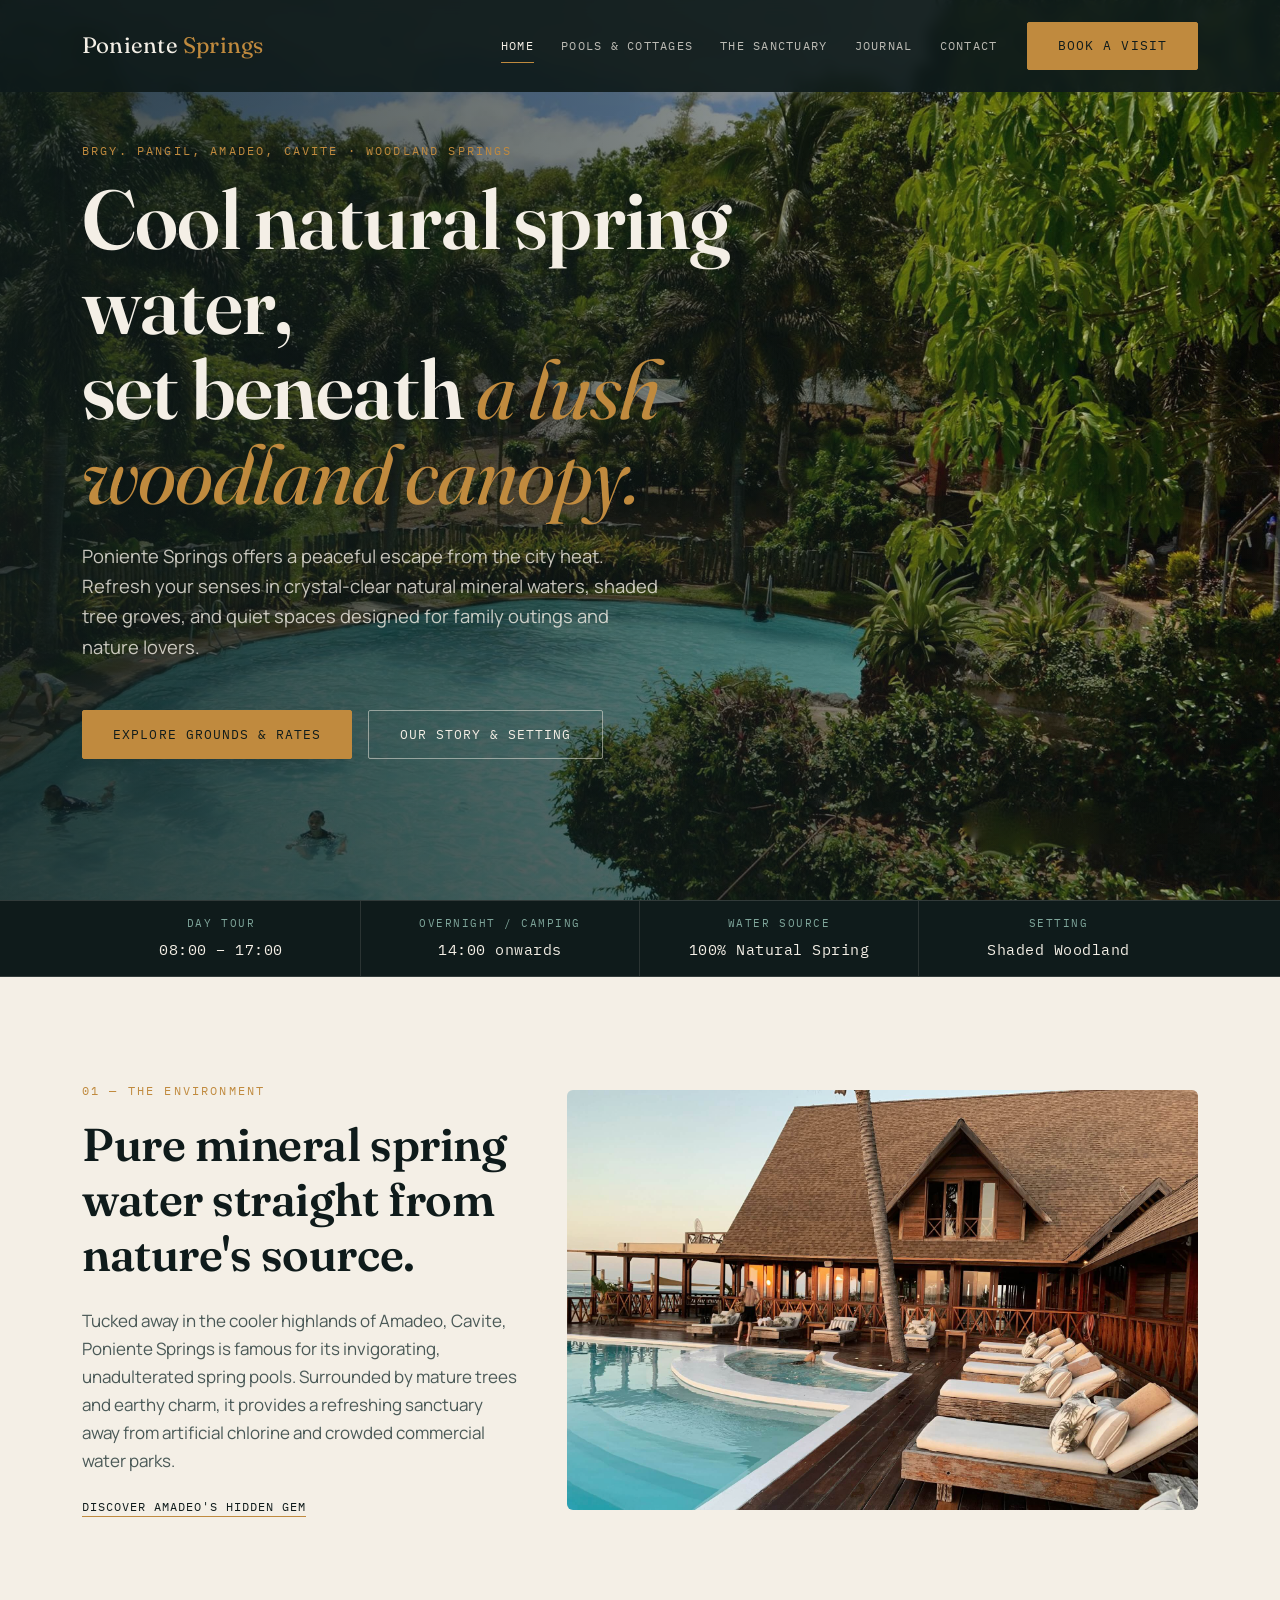
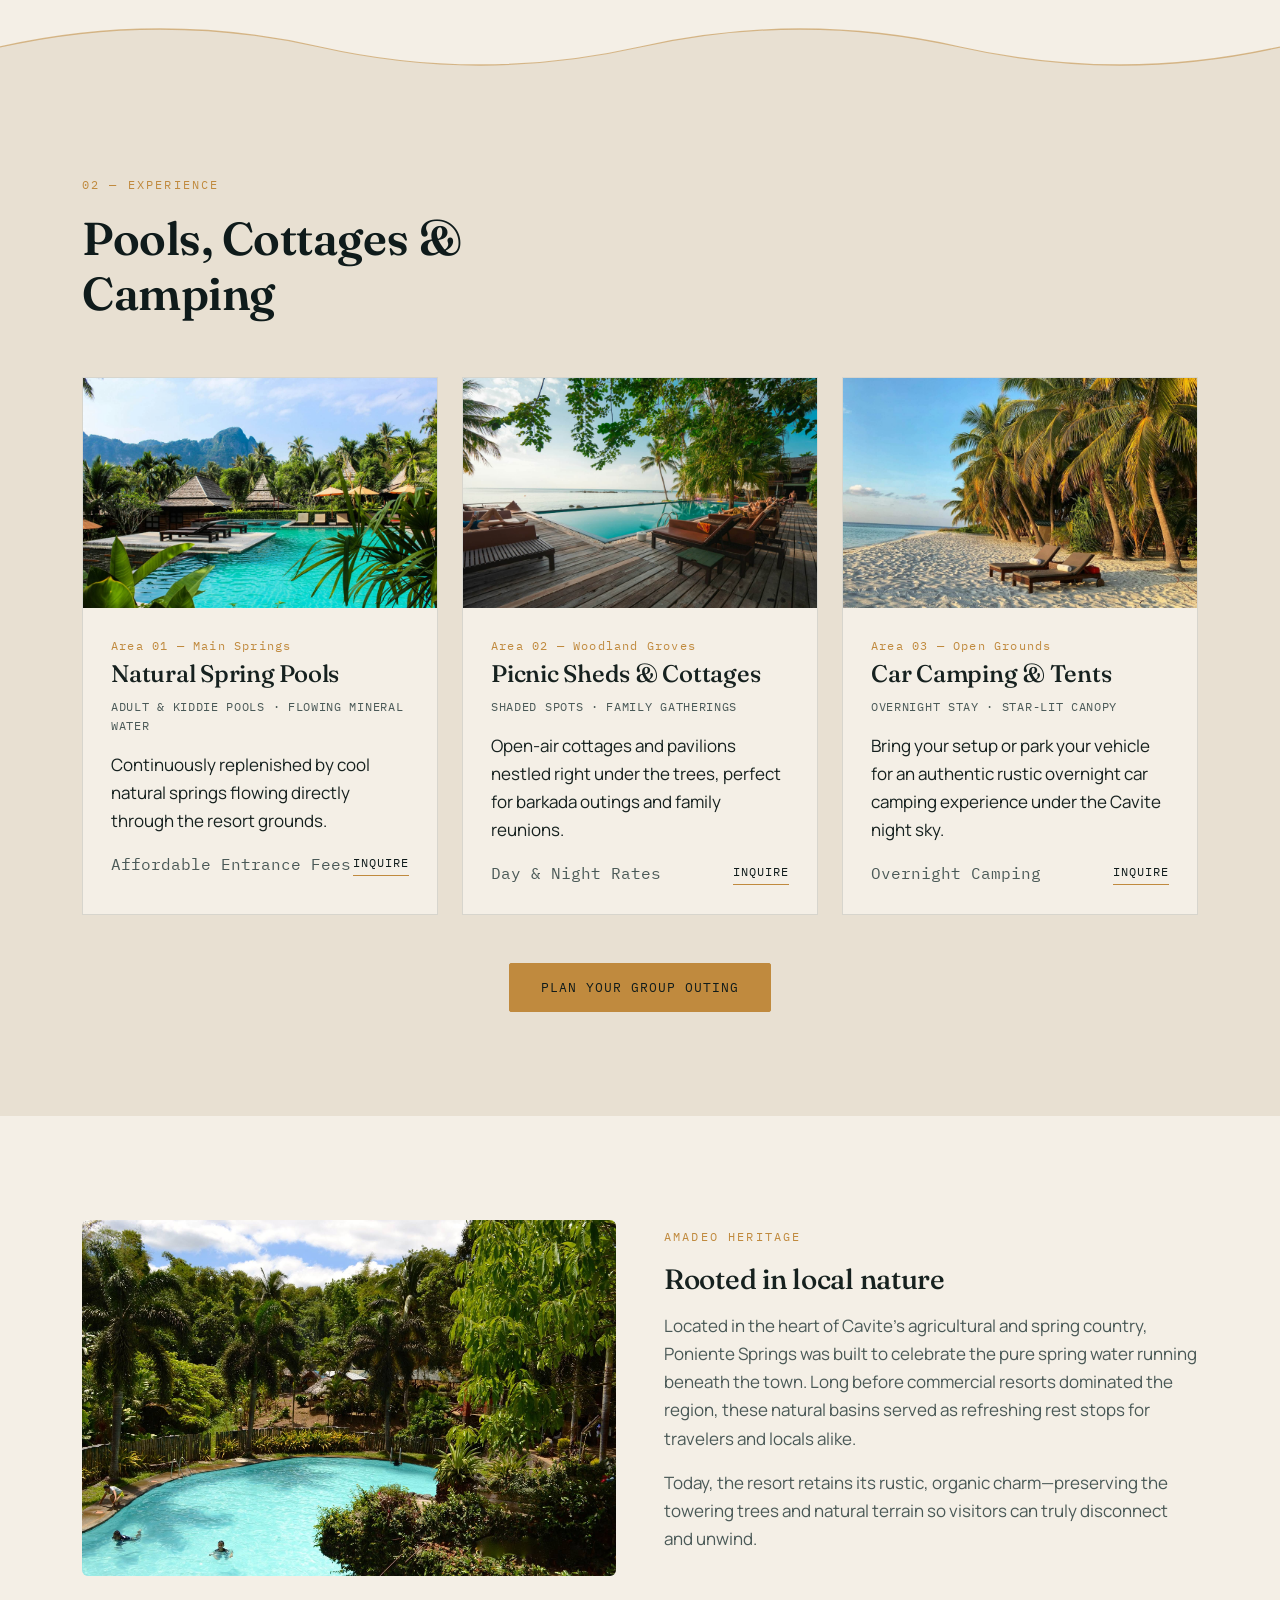
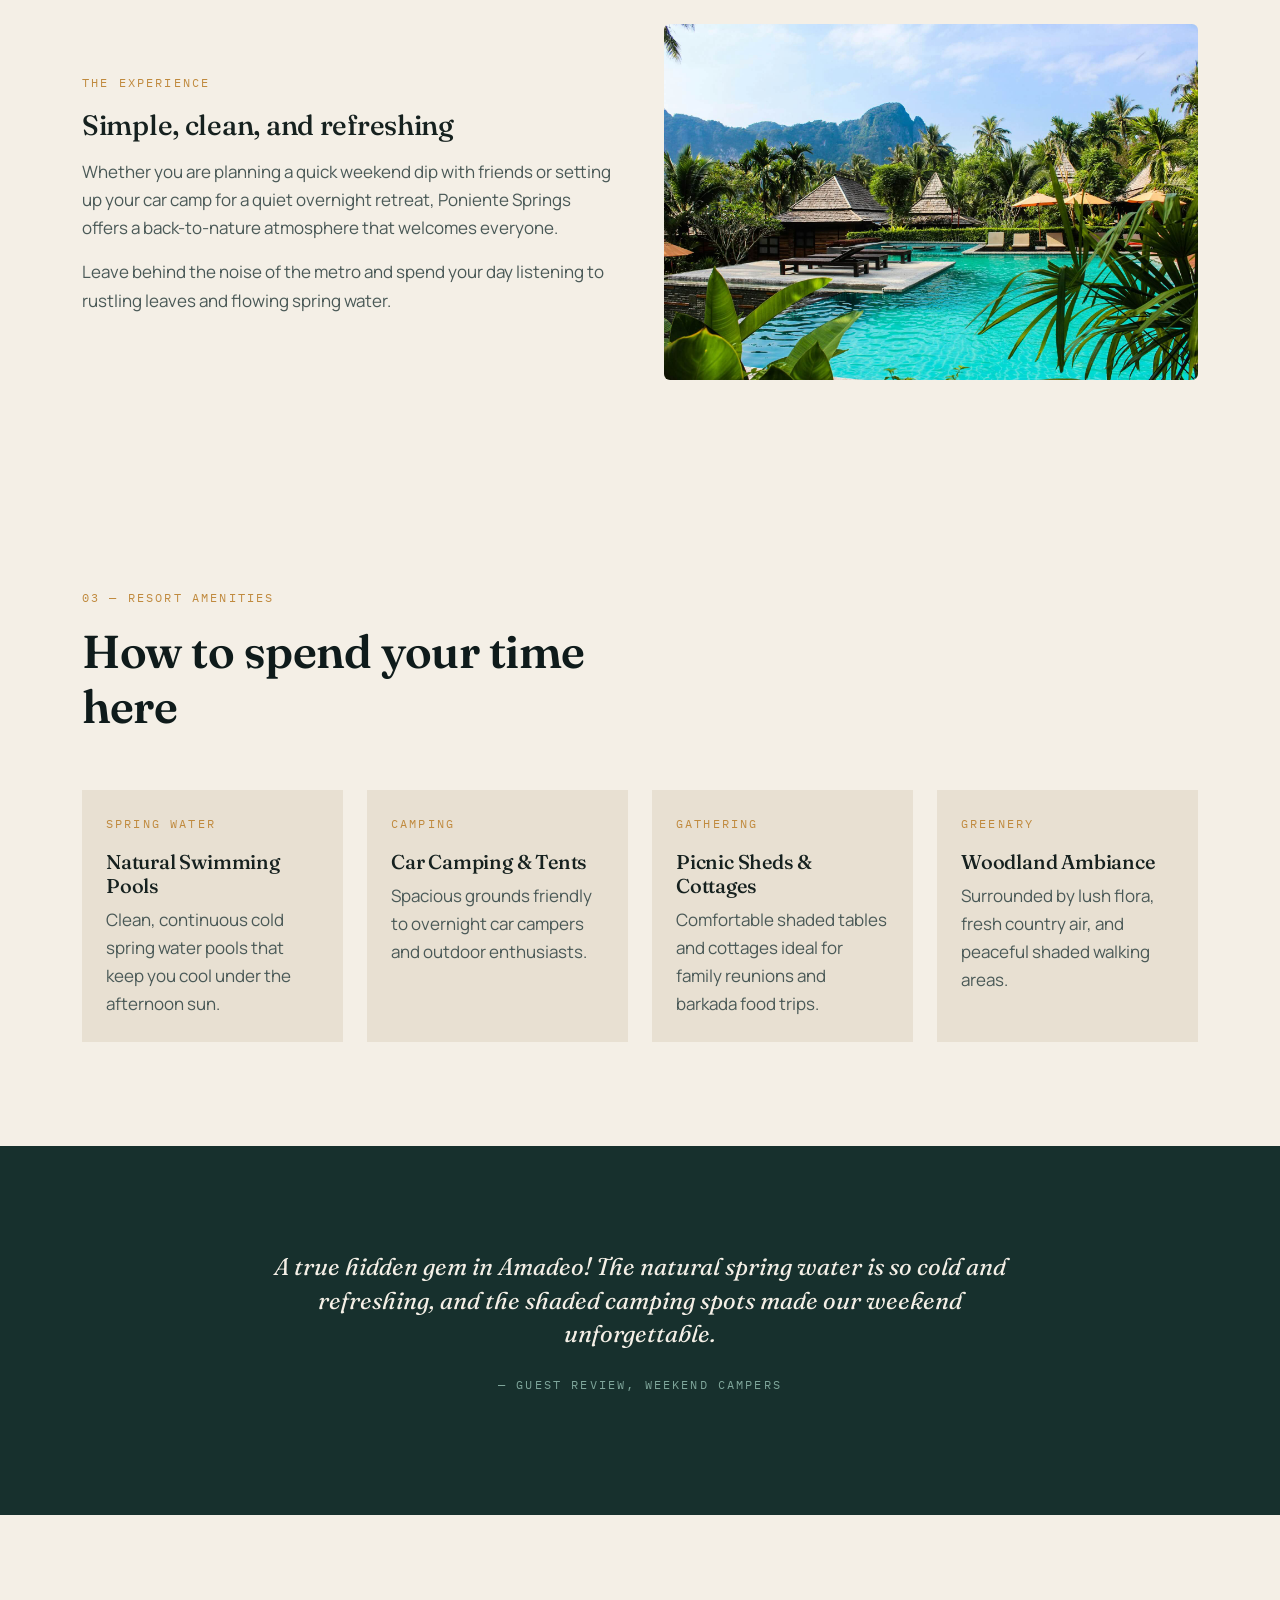
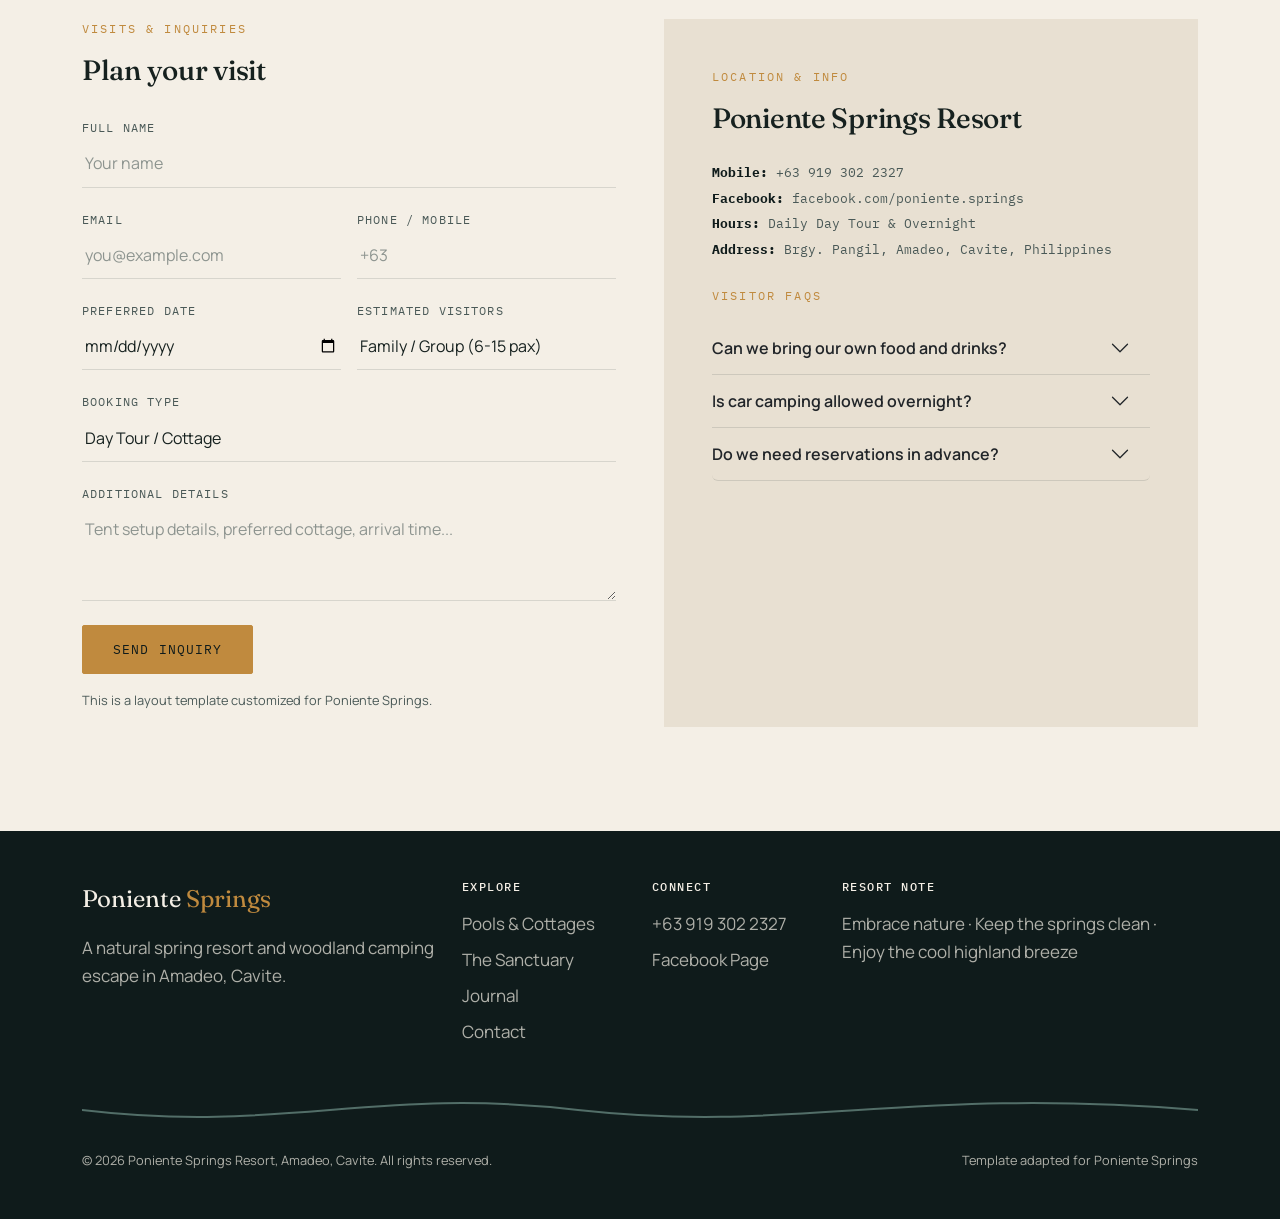
<file: index.old.html>
﻿<!DOCTYPE html>
<html lang="en">
<head>
<meta charset="UTF-8">
<meta name="viewport" content="width=device-width, initial-scale=1.0">
<title>Poniente Springs — Nature Spring Resort in Amadeo, Cavite</title>
<meta name="description" content="Poniente Springs is a natural spring resort nestled in the lush woodlands of Amadeo, Cavite — cool natural spring water, shaded groves, and peaceful family getaways.">
<link rel="preconnect" href="https://fonts.googleapis.com">
<link href="https://fonts.googleapis.com/css2?family=Fraunces:ital,wght@0,400;0,600;1,400&family=Manrope:wght@400;500;700&family=IBM+Plex+Mono:wght@400;500&display=swap" rel="stylesheet">
<link href="https://cdnjs.cloudflare.com/ajax/libs/bootstrap/5.3.3/css/bootstrap.min.css" rel="stylesheet">
<link href="css/style.css" rel="stylesheet">
</head>
<body>
<nav class="navbar navbar-expand-lg navbar-marram fixed-top">
  <div class="container">
    <a class="navbar-brand" href="#home">Poniente <span>Springs</span></a>
    <button class="navbar-toggler" type="button" data-bs-toggle="collapse" data-bs-target="#nav" aria-label="Toggle navigation"><span class="navbar-toggler-icon"></span></button>
    <div class="collapse navbar-collapse justify-content-end" id="nav">
      <ul class="navbar-nav align-items-lg-center">
        <li class="nav-item"><a class="nav-link active" href="#home">Home</a></li>
        <li class="nav-item"><a class="nav-link" href="#rooms">Pools &amp; Cottages</a></li>
        <li class="nav-item"><a class="nav-link" href="#about">The Sanctuary</a></li>
        <li class="nav-item"><a class="nav-link" href="blog.html">Journal</a></li>
        <li class="nav-item"><a class="nav-link" href="#contact">Contact</a></li>
        <li class="nav-item ms-lg-3"><a class="btn btn-brass" href="#reserve">Book a Visit</a></li>
      </ul>
    </div>
  </div>
</nav>

<header class="hero" id="home">
  <div class="hero-art" style="background-image:url('images/gallery1.jpg');"></div>
  <div class="container hero-content"><div class="row"><div class="col-lg-9">
    <p class="eyebrow mb-3">Brgy. Pangil, Amadeo, Cavite · Woodland Springs</p>
    <h1 class="mb-4">Cool natural spring water,<br>set beneath <em>a lush woodland canopy.</em></h1>
    <p class="lede mb-5">Poniente Springs offers a peaceful escape from the city heat. Refresh your senses in crystal-clear natural mineral waters, shaded tree groves, and quiet spaces designed for family outings and nature lovers.</p>
    <div class="d-flex flex-wrap gap-3"><a href="#rooms" class="btn btn-brass">Explore grounds &amp; rates</a><a href="#about" class="btn btn-outline-foam">Our story &amp; setting</a></div>
  </div></div></div>
</header>

<div class="bg-basalt tide-strip"><div class="container"><div class="row g-0 text-center">
  <div class="col-6 col-md-3 tide-item"><span class="tide-label">Day Tour</span><span class="tide-value">08:00 – 17:00</span></div>
  <div class="col-6 col-md-3 tide-item"><span class="tide-label">Overnight / Camping</span><span class="tide-value">14:00 onwards</span></div>
  <div class="col-6 col-md-3 tide-item"><span class="tide-label">Water Source</span><span class="tide-value">100% Natural Spring</span></div>
  <div class="col-6 col-md-3 tide-item"><span class="tide-label">Setting</span><span class="tide-value">Shaded Woodland</span></div>
</div></div></div>

<section class="section"><div class="container"><div class="row align-items-center g-5">
  <div class="col-lg-5 reveal"><p class="eyebrow mb-3">01 — The Environment</p><h2 class="section-title mb-4">Pure mineral spring water straight from nature's source.</h2><p style="color:var(--ink-soft)">Tucked away in the cooler highlands of Amadeo, Cavite, Poniente Springs is famous for its invigorating, unadulterated spring pools. Surrounded by mature trees and earthy charm, it provides a refreshing sanctuary away from artificial chlorine and crowded commercial water parks.</p><a href="#about" class="btn-line">Discover Amadeo's hidden gem</a></div>
  <div class="col-lg-7 reveal"><img src="images/gallery2.jpg" alt="Natural spring pools at Poniente Springs" class="img-fluid rounded"></div>
</div></div></section>

<svg class="tide-divider to-foam-dim" viewBox="0 0 1440 48" preserveAspectRatio="none" aria-hidden="true">
  <g class="tide-wave-motion">
    <path class="tide-fill" d="M0,24 C120,0 240,0 360,24 C480,48 600,48 720,24 C840,0 960,0 1080,24 C1200,48 1320,48 1440,24 L1440,48 L0,48 Z"/>
    <path class="tide-line" d="M0,24 C120,0 240,0 360,24 C480,48 600,48 720,24 C840,0 960,0 1080,24 C1200,48 1320,48 1440,24"/>
    <g transform="translate(1440 0)">
      <path class="tide-fill" d="M0,24 C120,0 240,0 360,24 C480,48 600,48 720,24 C840,0 960,0 1080,24 C1200,48 1320,48 1440,24 L1440,48 L0,48 Z"/>
      <path class="tide-line" d="M0,24 C120,0 240,0 360,24 C480,48 600,48 720,24 C840,0 960,0 1080,24 C1200,48 1320,48 1440,24"/>
    </g>
  </g>
</svg>

<section class="section bg-foam-dim" id="rooms"><div class="container">
  <div class="row mb-5"><div class="col-lg-7 reveal"><p class="eyebrow mb-3">02 — Experience</p><h2 class="section-title">Pools, Cottages &amp; Camping</h2></div></div>
  <div class="row g-4">
    <div class="col-md-4 reveal"><div class="room-card h-100"><div class="room-art" style="background-image:url('images/gallery3.jpg');"></div><div class="room-body"><p class="room-number mb-1">Area 01 — Main Springs</p><h3 class="h4 mb-2">Natural Spring Pools</h3><p class="room-meta mb-3">Adult &amp; kiddie pools · flowing mineral water</p><p class="mb-3">Continuously replenished by cool natural springs flowing directly through the resort grounds.</p><div class="d-flex justify-content-between align-items-center"><span class="room-price">Affordable Entrance Fees</span><a href="#reserve" class="btn-line">Inquire</a></div></div></div></div>
    <div class="col-md-4 reveal"><div class="room-card h-100"><div class="room-art" style="background-image:url('images/gallery4.jpg');"></div><div class="room-body"><p class="room-number mb-1">Area 02 — Woodland Groves</p><h3 class="h4 mb-2">Picnic Sheds &amp; Cottages</h3><p class="room-meta mb-3">Shaded spots · family gatherings</p><p class="mb-3">Open-air cottages and pavilions nestled right under the trees, perfect for barkada outings and family reunions.</p><div class="d-flex justify-content-between align-items-center"><span class="room-price">Day &amp; Night Rates</span><a href="#reserve" class="btn-line">Inquire</a></div></div></div></div>
    <div class="col-md-4 reveal"><div class="room-card h-100"><div class="room-art" style="background-image:url('images/gallery5.jpg');"></div><div class="room-body"><p class="room-number mb-1">Area 03 — Open Grounds</p><h3 class="h4 mb-2">Car Camping &amp; Tents</h3><p class="room-meta mb-3">Overnight stay · star-lit canopy</p><p class="mb-3">Bring your setup or park your vehicle for an authentic rustic overnight car camping experience under the Cavite night sky.</p><div class="d-flex justify-content-between align-items-center"><span class="room-price">Overnight Camping</span><a href="#reserve" class="btn-line">Inquire</a></div></div></div></div>
  </div>
  <div class="text-center mt-5"><a href="#reserve" class="btn btn-brass">Plan your group outing</a></div>
</div></section>

<section class="section" id="about"><div class="container">
  <div class="row g-5 align-items-center mb-5"><div class="col-lg-6 reveal"><img src="images/gallery1.jpg" alt="Amadeo landscape" class="img-fluid rounded"></div><div class="col-lg-6 reveal"><p class="eyebrow mb-3">Amadeo Heritage</p><h2 class="h3 mb-3">Rooted in local nature</h2><p style="color:var(--ink-soft)">Located in the heart of Cavite’s agricultural and spring country, Poniente Springs was built to celebrate the pure spring water running beneath the town. Long before commercial resorts dominated the region, these natural basins served as refreshing rest stops for travelers and locals alike.</p><p style="color:var(--ink-soft)">Today, the resort retains its rustic, organic charm—preserving the towering trees and natural terrain so visitors can truly disconnect and unwind.</p></div></div>
  <div class="row g-5 align-items-center flex-lg-row-reverse"><div class="col-lg-6 reveal"><img src="images/gallery3.jpg" alt="Woodland scenery at Poniente Springs" class="img-fluid rounded"></div><div class="col-lg-6 reveal"><p class="eyebrow mb-3">The Experience</p><h2 class="h3 mb-3">Simple, clean, and refreshing</h2><p style="color:var(--ink-soft)">Whether you are planning a quick weekend dip with friends or setting up your car camp for a quiet overnight retreat, Poniente Springs offers a back-to-nature atmosphere that welcomes everyone.</p><p style="color:var(--ink-soft)">Leave behind the noise of the metro and spend your day listening to rustling leaves and flowing spring water.</p></div></div>
</div></section>

<section class="section"><div class="container"><div class="row mb-5"><div class="col-lg-7 reveal"><p class="eyebrow mb-3">03 — Resort Amenities</p><h2 class="section-title">How to spend your time here</h2></div></div><div class="row g-4">
  <div class="col-md-6 col-lg-3 reveal"><div class="p-4 h-100 bg-foam-dim"><p class="eyebrow mb-3">Spring Water</p><h3 class="h5 mb-2">Natural Swimming Pools</h3><p class="mb-0" style="color:var(--ink-soft)">Clean, continuous cold spring water pools that keep you cool under the afternoon sun.</p></div></div>
  <div class="col-md-6 col-lg-3 reveal"><div class="p-4 h-100 bg-foam-dim"><p class="eyebrow mb-3">Camping</p><h3 class="h5 mb-2">Car Camping &amp; Tents</h3><p class="mb-0" style="color:var(--ink-soft)">Spacious grounds friendly to overnight car campers and outdoor enthusiasts.</p></div></div>
  <div class="col-md-6 col-lg-3 reveal"><div class="p-4 h-100 bg-foam-dim"><p class="eyebrow mb-3">Gathering</p><h3 class="h5 mb-2">Picnic Sheds &amp; Cottages</h3><p class="mb-0" style="color:var(--ink-soft)">Comfortable shaded tables and cottages ideal for family reunions and barkada food trips.</p></div></div>
  <div class="col-md-6 col-lg-3 reveal"><div class="p-4 h-100 bg-foam-dim"><p class="eyebrow mb-3">Greenery</p><h3 class="h5 mb-2">Woodland Ambiance</h3><p class="mb-0" style="color:var(--ink-soft)">Surrounded by lush flora, fresh country air, and peaceful shaded walking areas.</p></div></div>
</div></div></section>

<section class="section bg-deep-teal"><div class="container"><div class="row justify-content-center text-center"><div class="col-lg-8 reveal"><p class="blockquote-tide mb-4" style="color:var(--foam)">A true hidden gem in Amadeo! The natural spring water is so cold and refreshing, and the shaded camping spots made our weekend unforgettable.</p><p class="eyebrow" style="color:var(--sea)">— Guest Review, Weekend Campers</p></div></div></div></section>

<section class="section" id="contact"><div class="container"><div class="row g-5">
  <div class="col-lg-6 reveal"><p class="eyebrow mb-3">Visits &amp; Inquiries</p><h2 class="h3 mb-4">Plan your visit</h2>
    <form id="reserve"><div class="row g-3">
      <div class="col-12"><label for="name" class="form-label-marram">Full name</label><input type="text" class="form-control form-control-marram" id="name" placeholder="Your name" required></div>
      <div class="col-md-6"><label for="email" class="form-label-marram">Email</label><input type="email" class="form-control form-control-marram" id="email" placeholder="you@example.com" required></div>
      <div class="col-md-6"><label for="phone" class="form-label-marram">Phone / Mobile</label><input type="tel" class="form-control form-control-marram" id="phone" placeholder="+63"></div>
      <div class="col-md-6"><label for="checkin" class="form-label-marram">Preferred Date</label><input type="date" class="form-control form-control-marram" id="checkin" required></div>
      <div class="col-md-6"><label for="guests" class="form-label-marram">Estimated Visitors</label><select class="form-select form-control-marram" id="guests"><option>1-5 guests</option><option selected>Family / Group (6-15 pax)</option><option>Large Group / Event</option></select></div>
      <div class="col-md-12"><label for="room" class="form-label-marram">Booking Type</label><select class="form-select form-control-marram" id="room"><option>Day Tour / Cottage</option><option>Overnight Car Camping</option><option>Private Gathering</option></select></div>
      <div class="col-12"><label for="notes" class="form-label-marram">Additional Details</label><textarea class="form-control form-control-marram" id="notes" rows="3" placeholder="Tent setup details, preferred cottage, arrival time..."></textarea></div>
      <div class="col-12 pt-2"><button type="submit" class="btn btn-brass">Send inquiry</button><p class="mt-3" style="font-size:0.8rem;color:var(--ink-soft)">This is a layout template customized for Poniente Springs.</p></div>
    </div></form>
  </div>
  <div class="col-lg-6 reveal"><div class="bg-foam-dim p-4 p-lg-5 h-100"><p class="eyebrow mb-3">Location &amp; Info</p><h3 class="h3 mb-4">Poniente Springs Resort</h3><ul class="list-unstyled mb-4" style="font-family:var(--font-mono);font-size:0.8rem;line-height:2;color:var(--ink-soft)"><li><strong style="color:var(--basalt)">Mobile:</strong> <a href="tel:+639193022327">+63 919 302 2327</a></li><li><strong style="color:var(--basalt)">Facebook:</strong> <a href="https://web.facebook.com/poniente.springs" target="_blank">facebook.com/poniente.springs</a></li><li><strong style="color:var(--basalt)">Hours:</strong> Daily Day Tour &amp; Overnight</li><li><strong style="color:var(--basalt)">Address:</strong> Brgy. Pangil, Amadeo, Cavite, Philippines</li></ul><p class="eyebrow mb-3">Visitor FAQs</p>
    <div class="accordion" id="faq">
      <div class="accordion-item" style="border:none;border-bottom:1px solid var(--line);background:transparent"><h3 class="accordion-header"><button class="accordion-button collapsed" style="background:transparent;box-shadow:none;font-family:var(--font-body);font-weight:600;padding-left:0" type="button" data-bs-toggle="collapse" data-bs-target="#faq1">Can we bring our own food and drinks?</button></h3><div id="faq1" class="accordion-collapse collapse" data-bs-parent="#faq"><div class="accordion-body px-0" style="color:var(--ink-soft)">Yes! Bringing your own picnic food, snacks, and beverages is welcome for day tours and cottages.</div></div></div>
      <div class="accordion-item" style="border:none;border-bottom:1px solid var(--line);background:transparent"><h3 class="accordion-header"><button class="accordion-button collapsed" style="background:transparent;box-shadow:none;font-family:var(--font-body);font-weight:600;padding-left:0" type="button" data-bs-toggle="collapse" data-bs-target="#faq2">Is car camping allowed overnight?</button></h3><div id="faq2" class="accordion-collapse collapse" data-bs-parent="#faq"><div class="accordion-body px-0" style="color:var(--ink-soft)">Yes, car camping and tent pitching spaces are available for overnight visitors looking for a rustic nature immersion.</div></div></div>
      <div class="accordion-item" style="border:none;border-bottom:1px solid var(--line);background:transparent"><h3 class="accordion-header"><button class="accordion-button collapsed" style="background:transparent;box-shadow:none;font-family:var(--font-body);font-weight:600;padding-left:0" type="button" data-bs-toggle="collapse" data-bs-target="#faq3">Do we need reservations in advance?</button></h3><div id="faq3" class="accordion-collapse collapse" data-bs-parent="#faq"><div class="accordion-body px-0" style="color:var(--ink-soft)">Reservations or advance messaging via their Facebook page or contact number are recommended, especially for weekends and holidays.</div></div></div>
    </div>
  </div></div>
</div></div></section>

<footer class="site-footer py-5"><div class="container"><div class="row g-4 mb-4">
  <div class="col-lg-4"><p class="brand-mark mb-3">Poniente <span>Springs</span></p><p class="mb-0">A natural spring resort and woodland camping escape in Amadeo, Cavite.</p></div>
  <div class="col-6 col-lg-2"><h5 class="mb-3">Explore</h5><ul class="list-unstyled"><li class="mb-2"><a href="#rooms">Pools &amp; Cottages</a></li><li class="mb-2"><a href="#about">The Sanctuary</a></li><li class="mb-2"><a href="blog.html">Journal</a></li><li class="mb-2"><a href="#contact">Contact</a></li></ul></div>
  <div class="col-6 col-lg-2"><h5 class="mb-3">Connect</h5><ul class="list-unstyled"><li class="mb-2"><a href="tel:+639193022327">+63 919 302 2327</a></li><li class="mb-2"><a href="https://web.facebook.com/poniente.springs" target="_blank">Facebook Page</a></li></ul></div>
  <div class="col-lg-4"><h5 class="mb-3">Resort Note</h5><p class="mb-0">Embrace nature · Keep the springs clean · Enjoy the cool highland breeze</p></div>
</div><svg class="tide-divider on-dark" viewBox="0 0 1440 30" preserveAspectRatio="none"><path class="tide-line" d="M0,15 C260,30 380,0 640,15 C920,30 1060,0 1440,15"/></svg><div class="d-flex flex-column flex-md-row justify-content-between pt-3" style="font-size:0.8rem"><span>&copy; 2026 Poniente Springs Resort, Amadeo, Cavite. All rights reserved.</span><span>Template adapted for Poniente Springs</span></div></div></footer>
<script src="https://cdnjs.cloudflare.com/ajax/libs/bootstrap/5.3.3/js/bootstrap.bundle.min.js"></script>
<script src="js/script.js"></script>
</body>
</html>
</file>
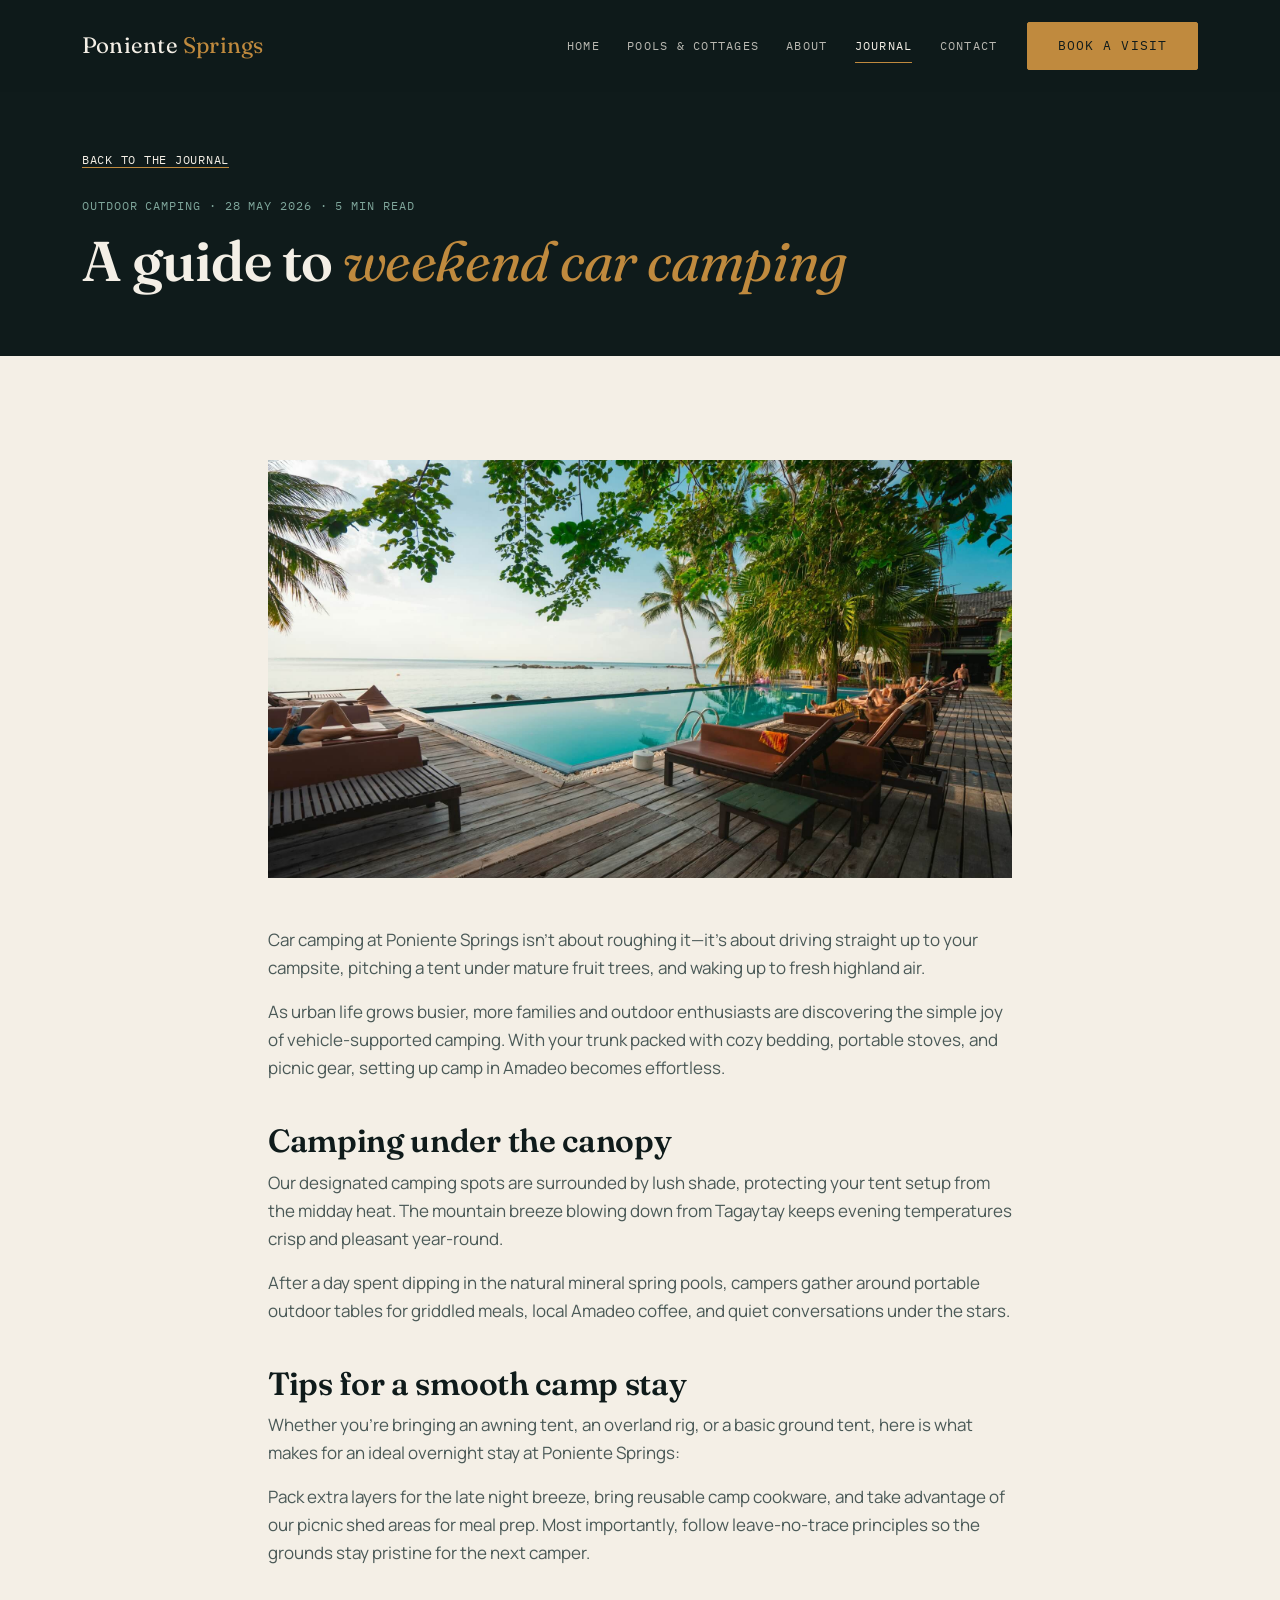
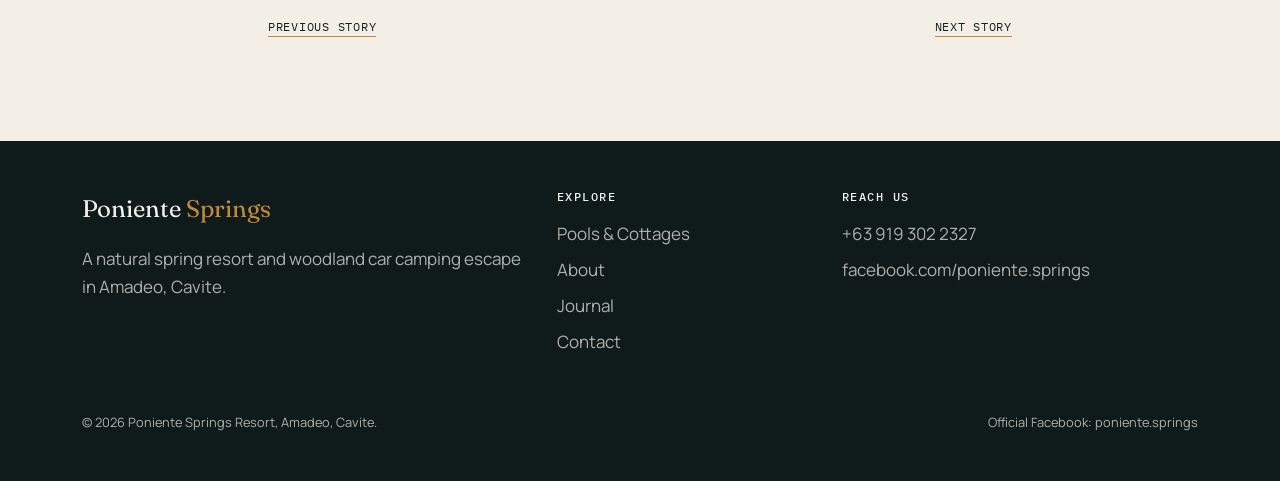
<file: journal-keepers-table.html>
<!DOCTYPE html>
<html lang="en">
<head>
<meta charset="UTF-8">
<meta name="viewport" content="width=device-width, initial-scale=1.0">
<title>A Guide to Weekend Car Camping — Poniente Springs Journal</title>
<meta name="description" content="Setting up camp under the woodland canopy: essentials to pack, car camping tips, and enjoying cool starry nights in Amadeo, Cavite.">
<link rel="preconnect" href="https://fonts.googleapis.com"><link href="https://fonts.googleapis.com/css2?family=Fraunces:ital,wght@0,400;0,600;1,400&family=Manrope:wght@400;500;700&family=IBM+Plex+Mono:wght@400;500&display=swap" rel="stylesheet"><link href="https://cdnjs.cloudflare.com/ajax/libs/bootstrap/5.3.3/css/bootstrap.min.css" rel="stylesheet"><link href="css/style.css" rel="stylesheet">
</head>
<body>
<nav class="navbar navbar-expand-lg navbar-marram fixed-top"><div class="container"><a class="navbar-brand" href="index.html#home">Poniente <span>Springs</span></a><button class="navbar-toggler" type="button" data-bs-toggle="collapse" data-bs-target="#nav" aria-label="Toggle navigation"><span class="navbar-toggler-icon"></span></button><div class="collapse navbar-collapse justify-content-end" id="nav"><ul class="navbar-nav align-items-lg-center"><li class="nav-item"><a class="nav-link" href="index.html#home">Home</a></li><li class="nav-item"><a class="nav-link" href="index.html#rooms">Pools &amp; Cottages</a></li><li class="nav-item"><a class="nav-link" href="about.html">About</a></li><li class="nav-item"><a class="nav-link active" href="blog.html">Journal</a></li><li class="nav-item"><a class="nav-link" href="contact.html">Contact</a></li><li class="nav-item ms-lg-3"><a class="btn btn-brass" href="contact.html#reserve">Book a Visit</a></li></ul></div></div></nav>
<header class="journal-hero"><div class="container"><a class="journal-back" href="blog.html" style="color:var(--foam)">Back to the journal</a><p class="journal-meta mt-4 mb-3" style="color:var(--sea)">Outdoor Camping · 28 May 2026 · 5 min read</p><h1 class="mb-0">A guide to <em>weekend car camping</em></h1></div></header>
<main class="section"><article class="container journal-article"><img class="journal-article-image mb-5" src="images/gallery4.jpg" alt="Car camping grounds under mature trees at Poniente Springs"><p class="lede" style="color:var(--ink-soft)">Car camping at Poniente Springs isn't about roughing it—it's about driving straight up to your campsite, pitching a tent under mature fruit trees, and waking up to fresh highland air.</p><p>As urban life grows busier, more families and outdoor enthusiasts are discovering the simple joy of vehicle-supported camping. With your trunk packed with cozy bedding, portable stoves, and picnic gear, setting up camp in Amadeo becomes effortless.</p><h2>Camping under the canopy</h2><p>Our designated camping spots are surrounded by lush shade, protecting your tent setup from the midday heat. The mountain breeze blowing down from Tagaytay keeps evening temperatures crisp and pleasant year-round.</p><p>After a day spent dipping in the natural mineral spring pools, campers gather around portable outdoor tables for griddled meals, local Amadeo coffee, and quiet conversations under the stars.</p><h2>Tips for a smooth camp stay</h2><p>Whether you're bringing an awning tent, an overland rig, or a basic ground tent, here is what makes for an ideal overnight stay at Poniente Springs:</p><p>Pack extra layers for the late night breeze, bring reusable camp cookware, and take advantage of our picnic shed areas for meal prep. Most importantly, follow leave-no-trace principles so the grounds stay pristine for the next camper.</p><div class="d-flex justify-content-between gap-3 mt-5"><a class="journal-back" href="journal-spring-waters.html">Previous story</a><a class="journal-back" href="journal-amadeo-guide.html">Next story</a></div></article></main>
<footer class="site-footer py-5"><div class="container"><div class="row g-4 mb-4"><div class="col-lg-5"><p class="brand-mark mb-3">Poniente <span>Springs</span></p><p class="mb-0">A natural spring resort and woodland car camping escape in Amadeo, Cavite.</p></div><div class="col-6 col-lg-3"><h5 class="mb-3">Explore</h5><ul class="list-unstyled"><li class="mb-2"><a href="index.html#rooms">Pools &amp; Cottages</a></li><li class="mb-2"><a href="about.html">About</a></li><li class="mb-2"><a href="blog.html">Journal</a></li><li class="mb-2"><a href="contact.html">Contact</a></li></ul></div><div class="col-6 col-lg-4"><h5 class="mb-3">Reach us</h5><p class="mb-2"><a href="tel:+639193022327">+63 919 302 2327</a></p><a href="https://web.facebook.com/poniente.springs" target="_blank">facebook.com/poniente.springs</a></div></div><div class="d-flex flex-column flex-md-row justify-content-between pt-3" style="font-size:0.8rem"><span>&copy; 2026 Poniente Springs Resort, Amadeo, Cavite.</span><span>Official Facebook: <a href="https://web.facebook.com/poniente.springs" target="_blank" rel="noopener noreferrer">poniente.springs</a></span></div></div></footer>
<script src="https://cdnjs.cloudflare.com/ajax/libs/bootstrap/5.3.3/js/bootstrap.bundle.min.js"></script><script src="js/script.js"></script>
</body>
</html>
</file>
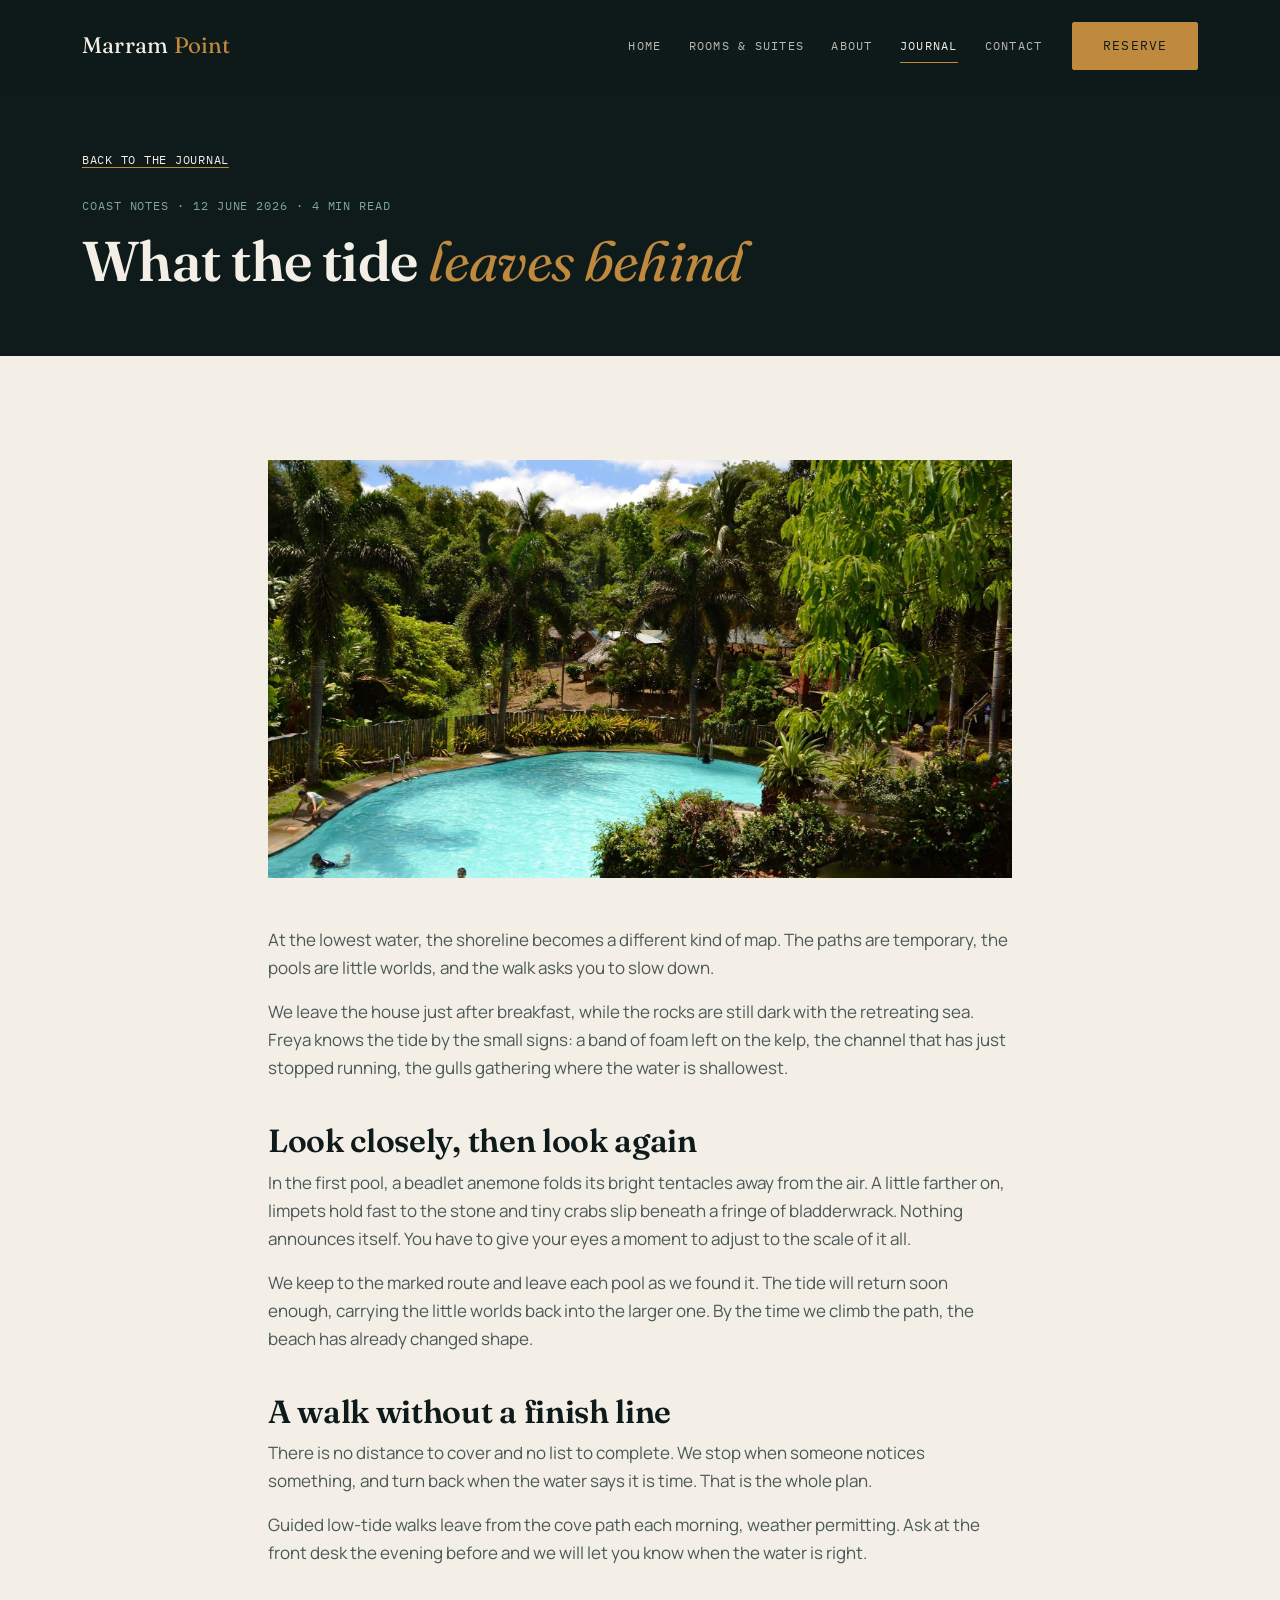
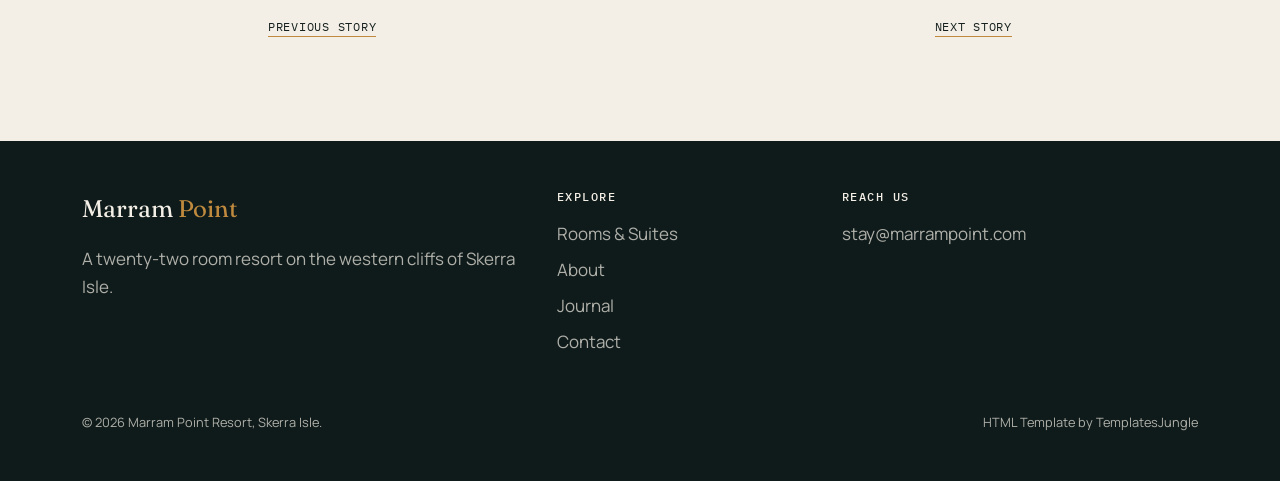
<file: journal-tide-pools.html>
<!DOCTYPE html>
<html lang="en">
<head>
<meta charset="UTF-8">
<meta name="viewport" content="width=device-width, initial-scale=1.0">
<title>What the Tide Leaves Behind — Marram Point Journal</title>
<meta name="description" content="Join a slow walk through the tide pools below Marram Point and discover the life revealed by the ebb.">
<link rel="preconnect" href="https://fonts.googleapis.com">
<link href="https://fonts.googleapis.com/css2?family=Fraunces:ital,wght@0,400;0,600;1,400&family=Manrope:wght@400;500;700&family=IBM+Plex+Mono:wght@400;500&display=swap" rel="stylesheet">
<link href="https://cdnjs.cloudflare.com/ajax/libs/bootstrap/5.3.3/css/bootstrap.min.css" rel="stylesheet"><link href="css/style.css" rel="stylesheet">
</head>
<body>
<nav class="navbar navbar-expand-lg navbar-marram fixed-top"><div class="container"><a class="navbar-brand" href="index.html#home">Marram <span>Point</span></a><button class="navbar-toggler" type="button" data-bs-toggle="collapse" data-bs-target="#nav" aria-label="Toggle navigation"><span class="navbar-toggler-icon"></span></button><div class="collapse navbar-collapse justify-content-end" id="nav"><ul class="navbar-nav align-items-lg-center"><li class="nav-item"><a class="nav-link" href="index.html#home">Home</a></li><li class="nav-item"><a class="nav-link" href="index.html#rooms">Rooms &amp; Suites</a></li><li class="nav-item"><a class="nav-link" href="index.html#about">About</a></li><li class="nav-item"><a class="nav-link active" href="blog.html">Journal</a></li><li class="nav-item"><a class="nav-link" href="index.html#contact">Contact</a></li><li class="nav-item ms-lg-3"><a class="btn btn-brass" href="index.html#reserve">Reserve</a></li></ul></div></div></nav>
<header class="journal-hero"><div class="container"><a class="journal-back" href="blog.html" style="color:var(--foam)">Back to the journal</a><p class="journal-meta mt-4 mb-3" style="color:var(--sea)">Coast notes · 12 June 2026 · 4 min read</p><h1 class="mb-0">What the tide <em>leaves behind</em></h1></div></header>
<main class="section"><article class="container journal-article"><img class="journal-article-image mb-5" src="images/gallery1.jpg" alt="Atlantic water along the island coast"><p class="lede" style="color:var(--ink-soft)">At the lowest water, the shoreline becomes a different kind of map. The paths are temporary, the pools are little worlds, and the walk asks you to slow down.</p><p>We leave the house just after breakfast, while the rocks are still dark with the retreating sea. Freya knows the tide by the small signs: a band of foam left on the kelp, the channel that has just stopped running, the gulls gathering where the water is shallowest.</p><h2>Look closely, then look again</h2><p>In the first pool, a beadlet anemone folds its bright tentacles away from the air. A little farther on, limpets hold fast to the stone and tiny crabs slip beneath a fringe of bladderwrack. Nothing announces itself. You have to give your eyes a moment to adjust to the scale of it all.</p><p>We keep to the marked route and leave each pool as we found it. The tide will return soon enough, carrying the little worlds back into the larger one. By the time we climb the path, the beach has already changed shape.</p><h2>A walk without a finish line</h2><p>There is no distance to cover and no list to complete. We stop when someone notices something, and turn back when the water says it is time. That is the whole plan.</p><p>Guided low-tide walks leave from the cove path each morning, weather permitting. Ask at the front desk the evening before and we will let you know when the water is right.</p><div class="d-flex justify-content-between gap-3 mt-5"><a class="journal-back" href="journal-watch-house.html">Previous story</a><a class="journal-back" href="journal-keepers-table.html">Next story</a></div></article></main>
<footer class="site-footer py-5"><div class="container"><div class="row g-4 mb-4"><div class="col-lg-5"><p class="brand-mark mb-3">Marram <span>Point</span></p><p class="mb-0">A twenty-two room resort on the western cliffs of Skerra Isle.</p></div><div class="col-6 col-lg-3"><h5 class="mb-3">Explore</h5><ul class="list-unstyled"><li class="mb-2"><a href="index.html#rooms">Rooms &amp; Suites</a></li><li class="mb-2"><a href="index.html#about">About</a></li><li class="mb-2"><a href="blog.html">Journal</a></li><li class="mb-2"><a href="index.html#contact">Contact</a></li></ul></div><div class="col-6 col-lg-4"><h5 class="mb-3">Reach us</h5><a href="mailto:stay@marrampoint.com">stay@marrampoint.com</a></div></div><div class="d-flex flex-column flex-md-row justify-content-between pt-3" style="font-size:0.8rem"><span>&copy; 2026 Marram Point Resort, Skerra Isle.</span><span>HTML Template by <a href="https://templatesjungle.com" target="_blank" rel="noopener noreferrer">TemplatesJungle</a></span></div></div></footer>
<script src="https://cdnjs.cloudflare.com/ajax/libs/bootstrap/5.3.3/js/bootstrap.bundle.min.js"></script><script src="js/script.js"></script>
</body>
</html>
</file>
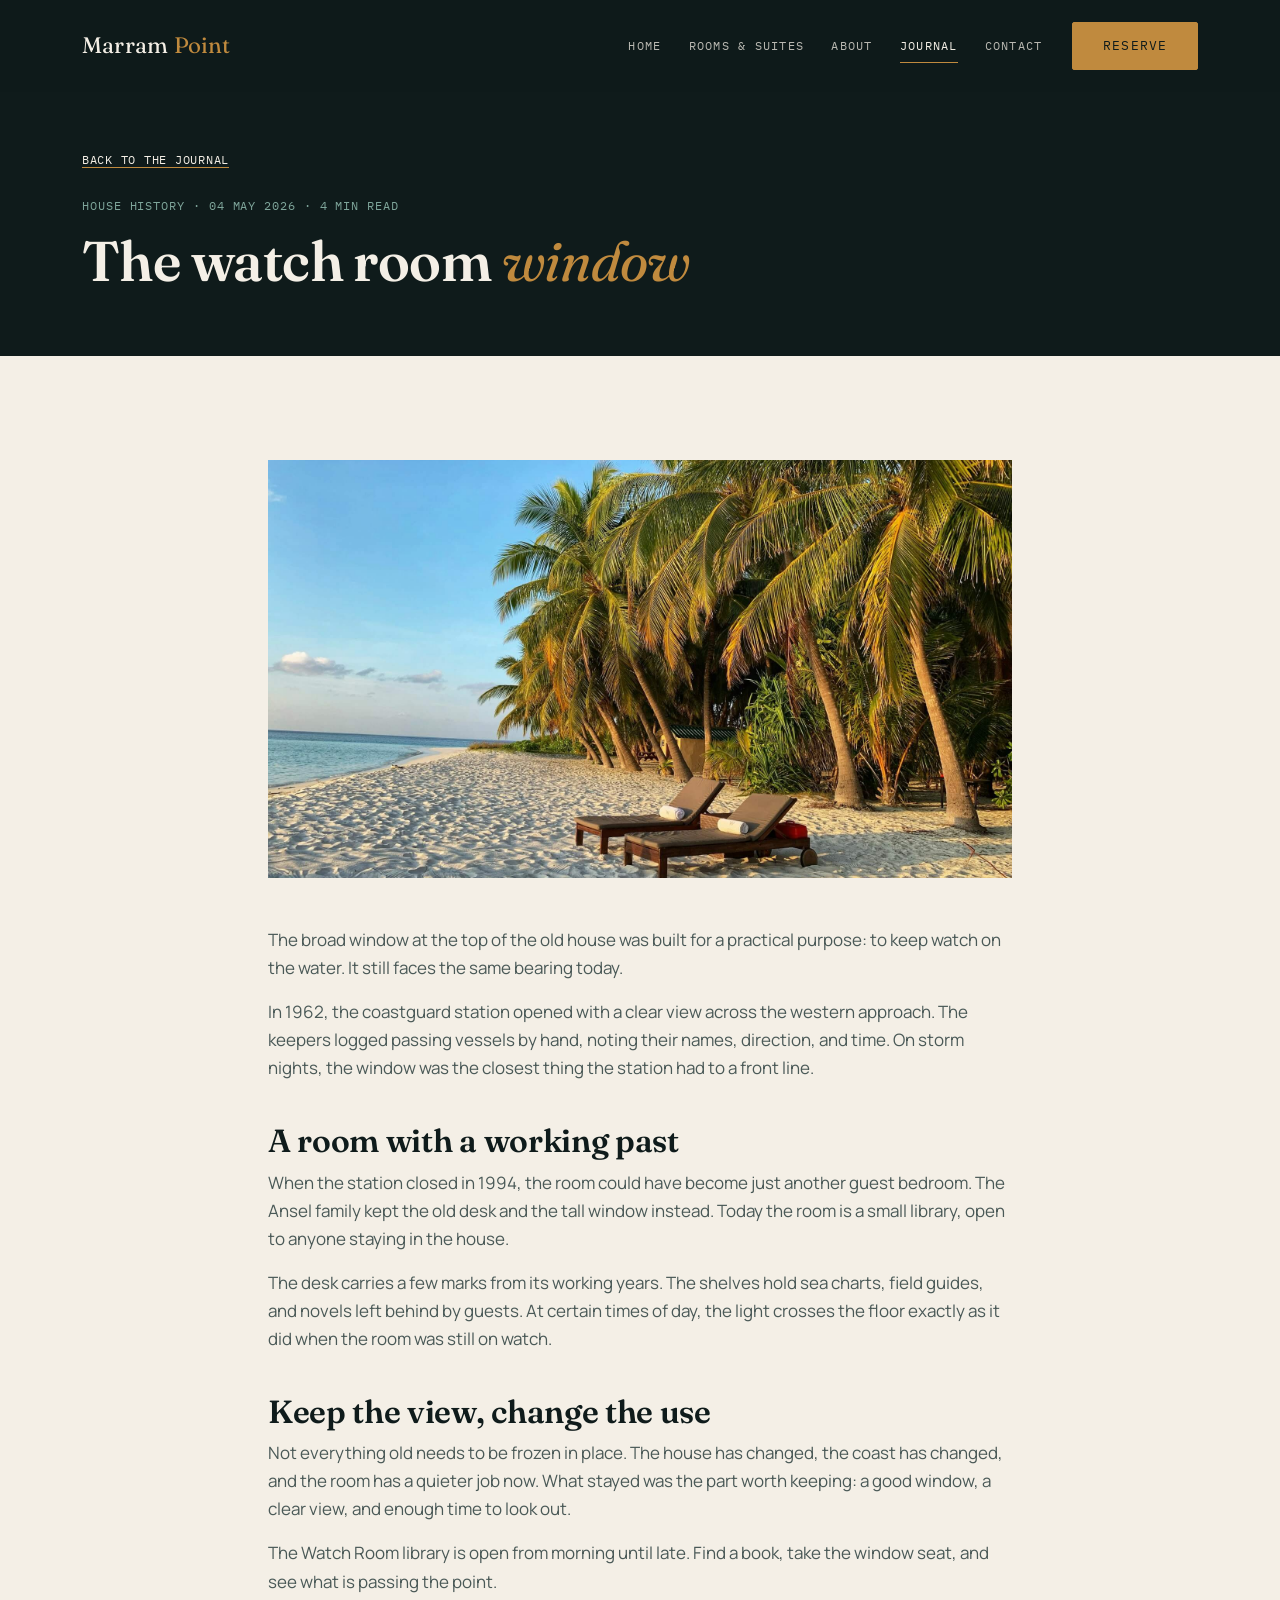
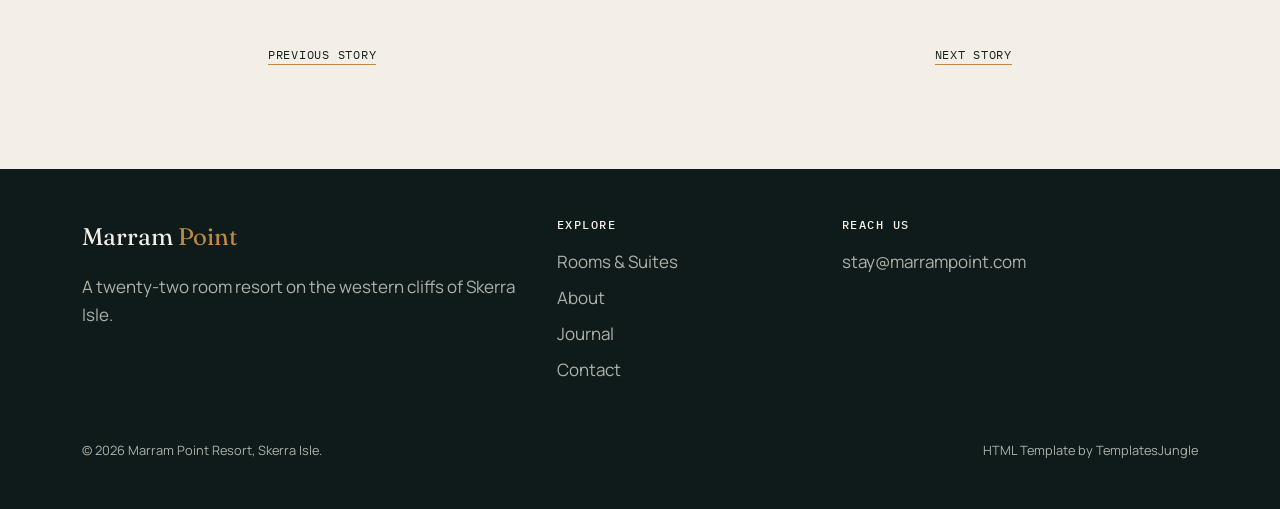
<file: journal-watch-house.html>
<!DOCTYPE html>
<html lang="en">
<head>
<meta charset="UTF-8">
<meta name="viewport" content="width=device-width, initial-scale=1.0">
<title>The Watch Room Window — Marram Point Journal</title>
<meta name="description" content="The original coastguard lookout window still frames the same stretch of water it watched more than sixty years ago.">
<link rel="preconnect" href="https://fonts.googleapis.com"><link href="https://fonts.googleapis.com/css2?family=Fraunces:ital,wght@0,400;0,600;1,400&family=Manrope:wght@400;500;700&family=IBM+Plex+Mono:wght@400;500&display=swap" rel="stylesheet"><link href="https://cdnjs.cloudflare.com/ajax/libs/bootstrap/5.3.3/css/bootstrap.min.css" rel="stylesheet"><link href="css/style.css" rel="stylesheet">
</head>
<body>
<nav class="navbar navbar-expand-lg navbar-marram fixed-top"><div class="container"><a class="navbar-brand" href="index.html#home">Marram <span>Point</span></a><button class="navbar-toggler" type="button" data-bs-toggle="collapse" data-bs-target="#nav" aria-label="Toggle navigation"><span class="navbar-toggler-icon"></span></button><div class="collapse navbar-collapse justify-content-end" id="nav"><ul class="navbar-nav align-items-lg-center"><li class="nav-item"><a class="nav-link" href="index.html#home">Home</a></li><li class="nav-item"><a class="nav-link" href="index.html#rooms">Rooms &amp; Suites</a></li><li class="nav-item"><a class="nav-link" href="index.html#about">About</a></li><li class="nav-item"><a class="nav-link active" href="blog.html">Journal</a></li><li class="nav-item"><a class="nav-link" href="index.html#contact">Contact</a></li><li class="nav-item ms-lg-3"><a class="btn btn-brass" href="index.html#reserve">Reserve</a></li></ul></div></div></nav>
<header class="journal-hero"><div class="container"><a class="journal-back" href="blog.html" style="color:var(--foam)">Back to the journal</a><p class="journal-meta mt-4 mb-3" style="color:var(--sea)">House history · 04 May 2026 · 4 min read</p><h1 class="mb-0">The watch room <em>window</em></h1></div></header>
<main class="section"><article class="container journal-article"><img class="journal-article-image mb-5" src="images/gallery5.jpg" alt="Marram grass and the coast"><p class="lede" style="color:var(--ink-soft)">The broad window at the top of the old house was built for a practical purpose: to keep watch on the water. It still faces the same bearing today.</p><p>In 1962, the coastguard station opened with a clear view across the western approach. The keepers logged passing vessels by hand, noting their names, direction, and time. On storm nights, the window was the closest thing the station had to a front line.</p><h2>A room with a working past</h2><p>When the station closed in 1994, the room could have become just another guest bedroom. The Ansel family kept the old desk and the tall window instead. Today the room is a small library, open to anyone staying in the house.</p><p>The desk carries a few marks from its working years. The shelves hold sea charts, field guides, and novels left behind by guests. At certain times of day, the light crosses the floor exactly as it did when the room was still on watch.</p><h2>Keep the view, change the use</h2><p>Not everything old needs to be frozen in place. The house has changed, the coast has changed, and the room has a quieter job now. What stayed was the part worth keeping: a good window, a clear view, and enough time to look out.</p><p>The Watch Room library is open from morning until late. Find a book, take the window seat, and see what is passing the point.</p><div class="d-flex justify-content-between gap-3 mt-5"><a class="journal-back" href="journal-keepers-table.html">Previous story</a><a class="journal-back" href="journal-tide-pools.html">Next story</a></div></article></main>
<footer class="site-footer py-5"><div class="container"><div class="row g-4 mb-4"><div class="col-lg-5"><p class="brand-mark mb-3">Marram <span>Point</span></p><p class="mb-0">A twenty-two room resort on the western cliffs of Skerra Isle.</p></div><div class="col-6 col-lg-3"><h5 class="mb-3">Explore</h5><ul class="list-unstyled"><li class="mb-2"><a href="index.html#rooms">Rooms &amp; Suites</a></li><li class="mb-2"><a href="index.html#about">About</a></li><li class="mb-2"><a href="blog.html">Journal</a></li><li class="mb-2"><a href="index.html#contact">Contact</a></li></ul></div><div class="col-6 col-lg-4"><h5 class="mb-3">Reach us</h5><a href="mailto:stay@marrampoint.com">stay@marrampoint.com</a></div></div><div class="d-flex flex-column flex-md-row justify-content-between pt-3" style="font-size:0.8rem"><span>&copy; 2026 Marram Point Resort, Skerra Isle.</span><span>HTML Template by <a href="https://templatesjungle.com" target="_blank" rel="noopener noreferrer">TemplatesJungle</a></span></div></div></footer>
<script src="https://cdnjs.cloudflare.com/ajax/libs/bootstrap/5.3.3/js/bootstrap.bundle.min.js"></script><script src="js/script.js"></script>
</body>
</html>
</file>
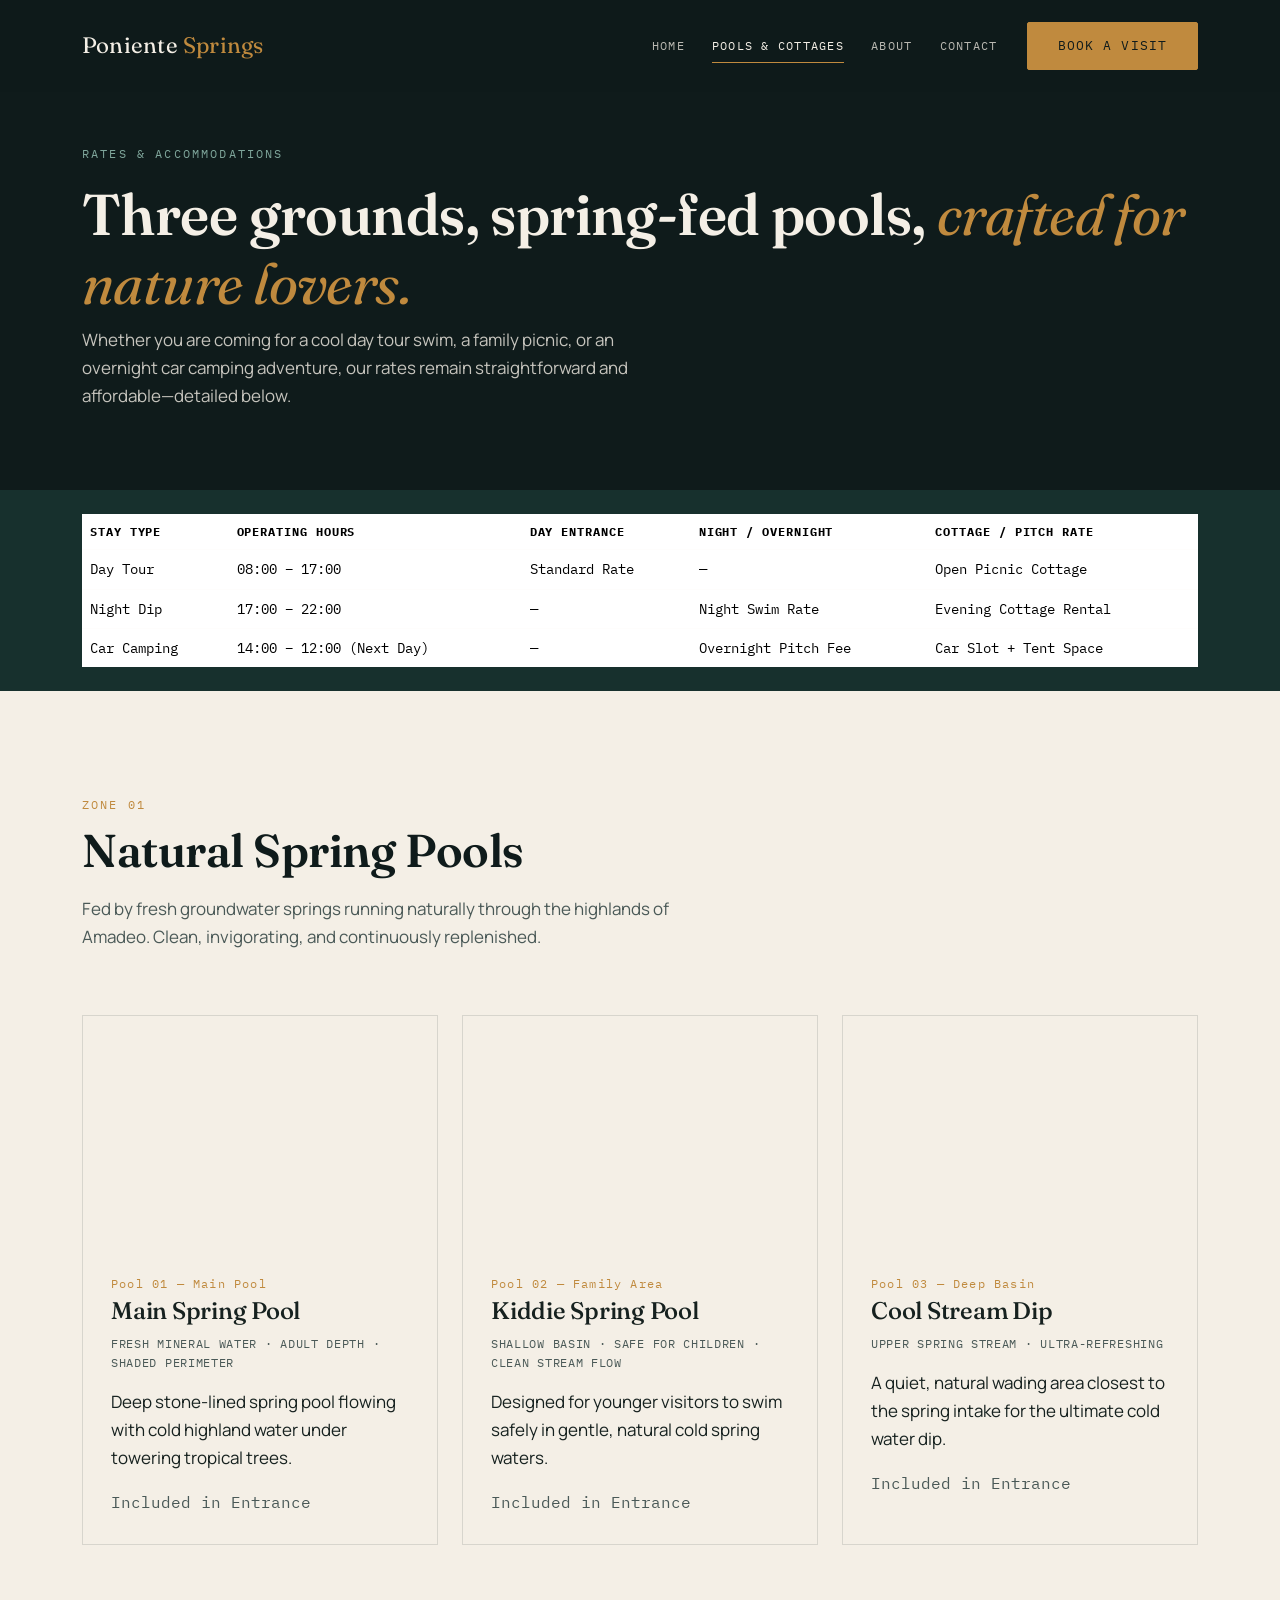
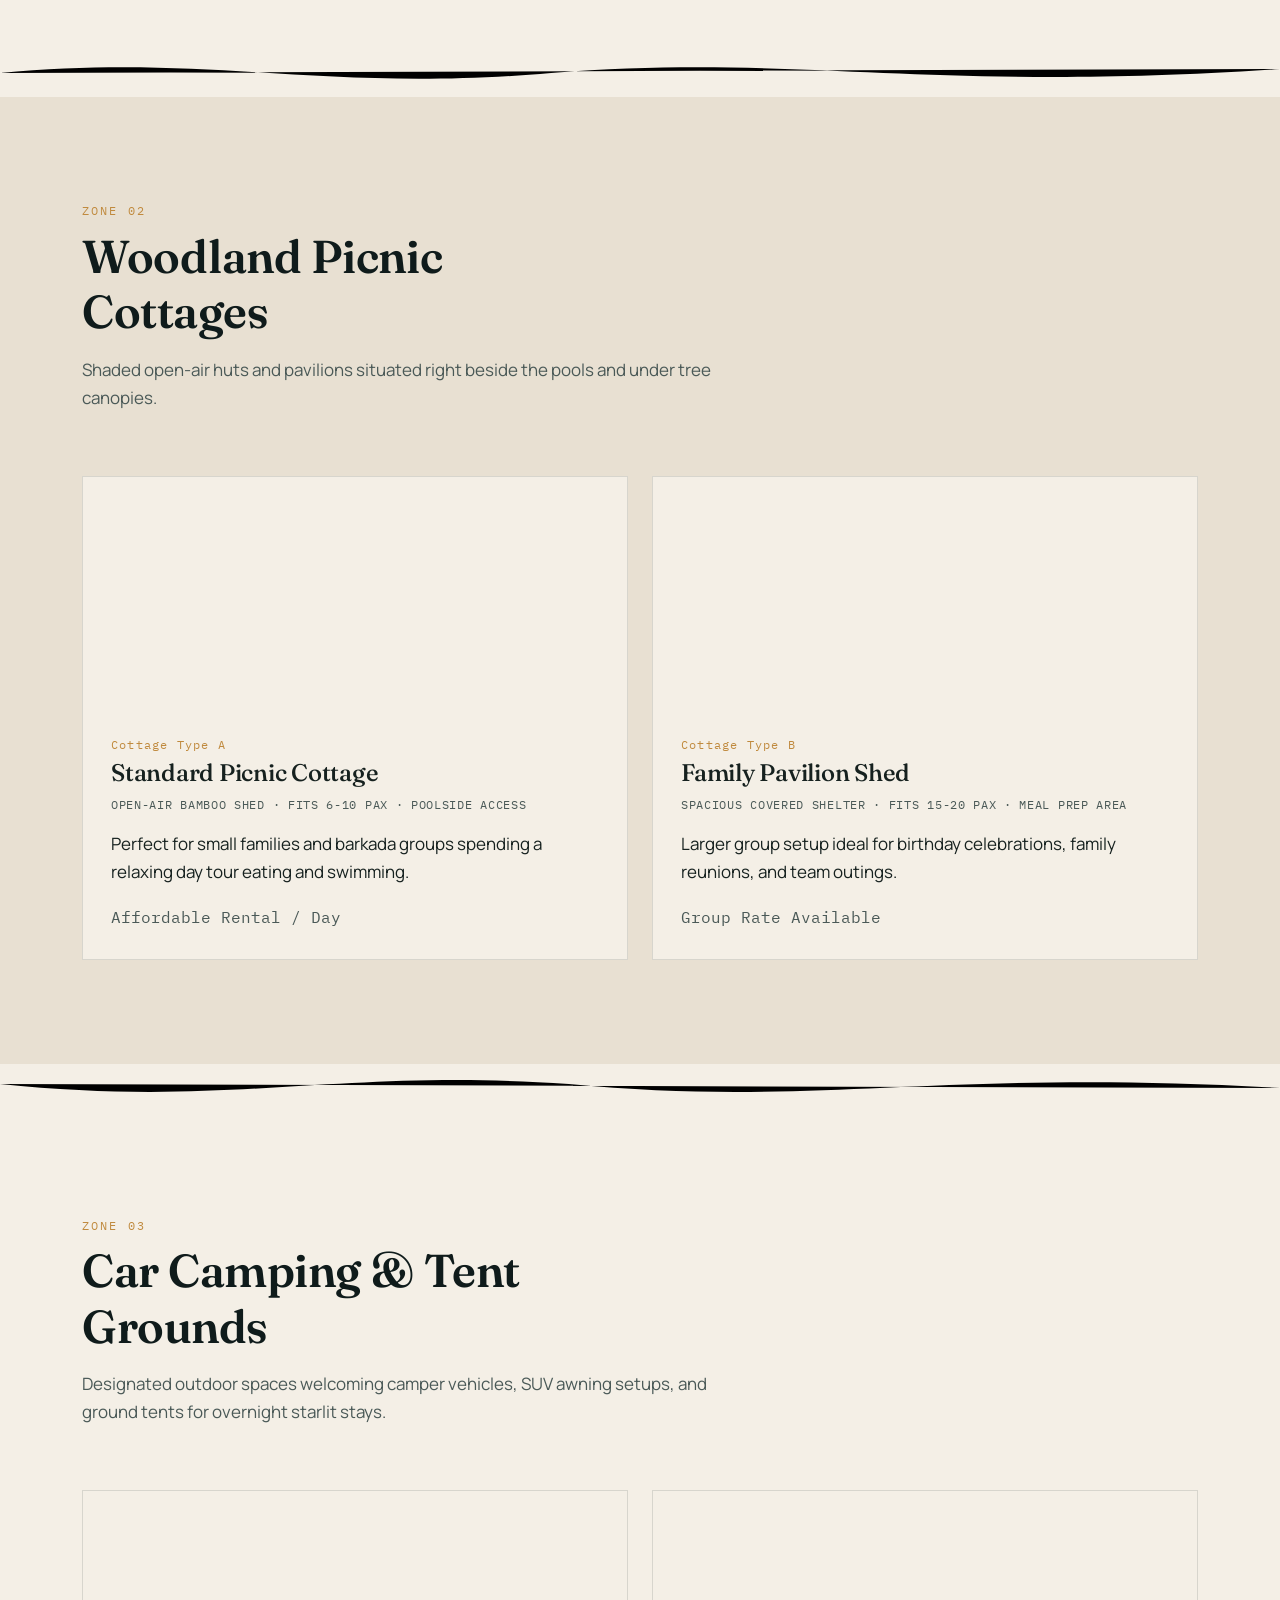
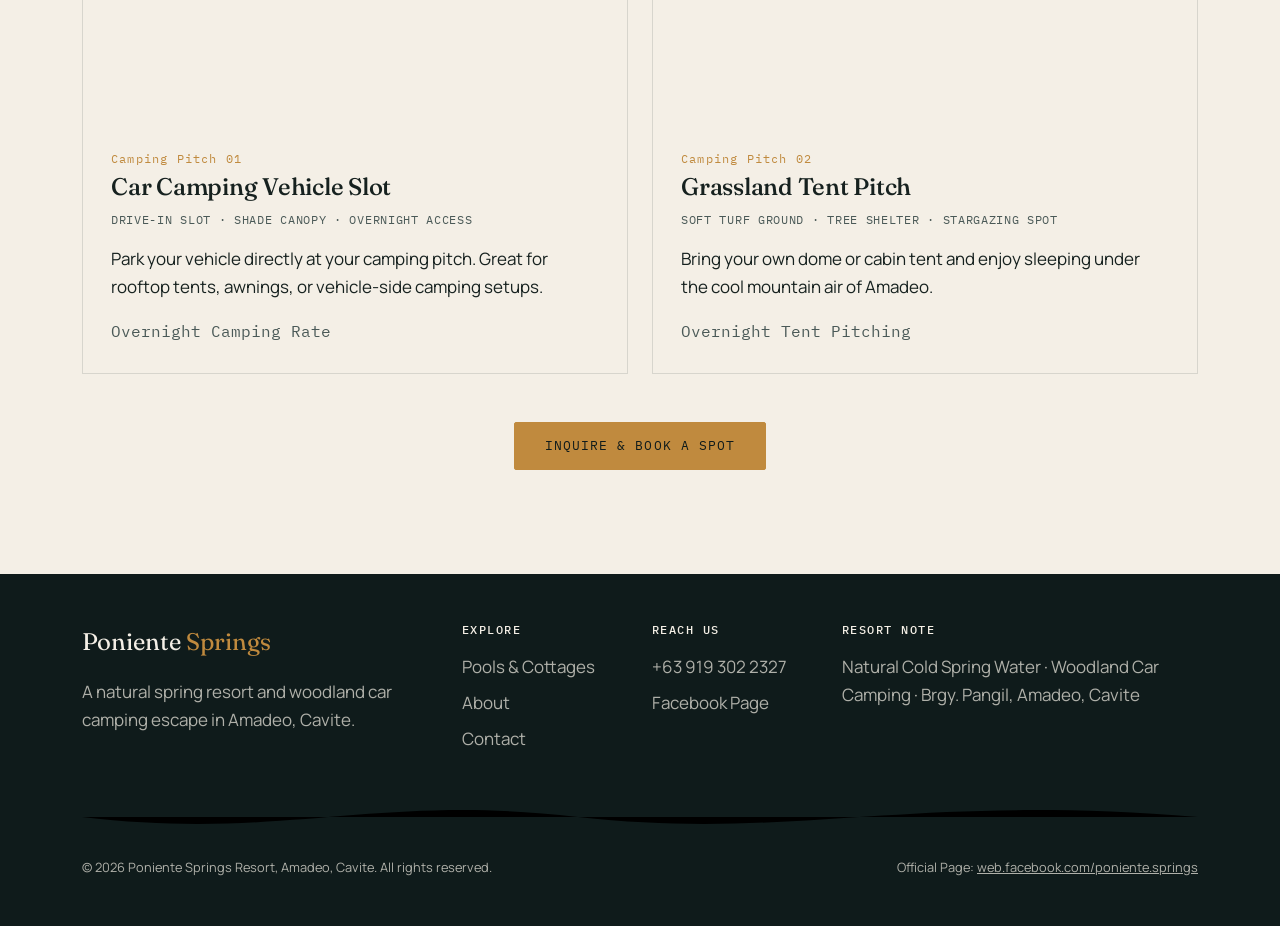
<file: rooms.html>
<!DOCTYPE html>
<html lang="en">
<head>
<meta charset="UTF-8">
<meta name="viewport" content="width=device-width, initial-scale=1.0">
<title>Pools, Cottages &amp; Camping — Poniente Springs Resort</title>
<meta name="description" content="Explore natural spring pools, open-air picnic cottages, and car camping spots at Poniente Springs Resort in Amadeo, Cavite.">

<link rel="preconnect" href="https://fonts.googleapis.com">
<link href="https://fonts.googleapis.com/css2?family=Fraunces:ital,wght@0,400;0,600;1,400&family=Manrope:wght@400;500;700&family=IBM+Plex+Mono:wght@400;500&display=swap" rel="stylesheet">
<link href="https://cdnjs.cloudflare.com/ajax/libs/bootstrap/5.3.3/css/bootstrap.min.css" rel="stylesheet">
<link href="css/style.css" rel="stylesheet">
</head>
<body>

<nav class="navbar navbar-expand-lg navbar-marram fixed-top">
  <div class="container">
    <a class="navbar-brand" href="index.html">Poniente <span>Springs</span></a>
    <button class="navbar-toggler" type="button" data-bs-toggle="collapse" data-bs-target="#nav">
      <span class="navbar-toggler-icon"></span>
    </button>
    <div class="collapse navbar-collapse justify-content-end" id="nav">
      <ul class="navbar-nav align-items-lg-center">
        <li class="nav-item"><a class="nav-link" href="index.html">Home</a></li>
        <li class="nav-item"><a class="nav-link active" href="rooms.html">Pools &amp; Cottages</a></li>
        <li class="nav-item"><a class="nav-link" href="about.html">About</a></li>
        <li class="nav-item"><a class="nav-link" href="contact.html">Contact</a></li>
        <li class="nav-item ms-lg-3"><a class="btn btn-brass" href="contact.html#reserve">Book a Visit</a></li>
      </ul>
    </div>
  </div>
</nav>

<!-- ===== PAGE HERO ===== -->
<header class="bg-basalt" style="padding:9rem 0 4rem;">
  <div class="container">
    <p class="eyebrow mb-3" style="color:var(--sea)">Rates &amp; Accommodations</p>
    <h1 style="color:var(--foam); font-size:clamp(2.2rem,4.5vw,3.6rem);">Three grounds, spring-fed pools, <em>crafted for nature lovers.</em></h1>
    <p class="lede" style="color:rgba(244,239,230,0.8); max-width:38rem;">Whether you are coming for a cool day tour swim, a family picnic, or an overnight car camping adventure, our rates remain straightforward and affordable—detailed below.</p>
  </div>
</header>

<!-- ===== RATE TABLE ===== -->
<section class="bg-deep-teal py-4">
  <div class="container">
    <div class="table-responsive">
      <table class="table table-borderless mb-0" style="font-family:var(--font-mono); font-size:0.85rem; color:var(--foam);">
        <thead>
          <tr style="color:var(--sea); text-transform:uppercase; letter-spacing:0.08em; font-size:0.72rem;">
            <th scope="col">Stay Type</th>
            <th scope="col">Operating Hours</th>
            <th scope="col">Day Entrance</th>
            <th scope="col">Night / Overnight</th>
            <th scope="col">Cottage / Pitch Rate</th>
          </tr>
        </thead>
        <tbody>
          <tr style="border-top:1px solid rgba(244,239,230,0.15);">
            <td>Day Tour</td><td>08:00 – 17:00</td><td>Standard Rate</td><td>—</td><td>Open Picnic Cottage</td>
          </tr>
          <tr style="border-top:1px solid rgba(244,239,230,0.15);">
            <td>Night Dip</td><td>17:00 – 22:00</td><td>—</td><td>Night Swim Rate</td><td>Evening Cottage Rental</td>
          </tr>
          <tr style="border-top:1px solid rgba(244,239,230,0.15);">
            <td>Car Camping</td><td>14:00 – 12:00 (Next Day)</td><td>—</td><td>Overnight Pitch Fee</td><td>Car Slot + Tent Space</td>
          </tr>
        </tbody>
      </table>
    </div>
  </div>
</section>

<!-- ===== ZONE 01: NATURAL SPRING POOLS ===== -->
<section class="section">
  <div class="container">
    <div class="row mb-5">
      <div class="col-lg-7 reveal">
        <p class="eyebrow mb-2">Zone 01</p>
        <h2 class="section-title">Natural Spring Pools</h2>
        <p class="mt-3" style="color:var(--ink-soft)">Fed by fresh groundwater springs running naturally through the highlands of Amadeo. Clean, invigorating, and continuously replenished.</p>
      </div>
    </div>
    <div class="row g-4">
      <div class="col-md-4 reveal">
        <div class="room-card h-100">
          <div class="room-art" style="background-image:url('https://images.unsplash.com/photo-1500534623283-312aade485b7?auto=format&fit=crop&w=1200&q=80');"></div>
          <div class="room-body">
            <p class="room-number mb-1">Pool 01 — Main Pool</p>
            <h3 class="h4 mb-2">Main Spring Pool</h3>
            <p class="room-meta mb-3">Fresh mineral water · adult depth · shaded perimeter</p>
            <p class="mb-3">Deep stone-lined spring pool flowing with cold highland water under towering tropical trees.</p>
            <span class="room-price">Included in Entrance</span>
          </div>
        </div>
      </div>
      <div class="col-md-4 reveal">
        <div class="room-card h-100">
          <div class="room-art" style="background-image:url('https://images.unsplash.com/photo-1506744038136-46273834b3fb?auto=format&fit=crop&w=1200&q=80');"></div>
          <div class="room-body">
            <p class="room-number mb-1">Pool 02 — Family Area</p>
            <h3 class="h4 mb-2">Kiddie Spring Pool</h3>
            <p class="room-meta mb-3">Shallow basin · safe for children · clean stream flow</p>
            <p class="mb-3">Designed for younger visitors to swim safely in gentle, natural cold spring waters.</p>
            <span class="room-price">Included in Entrance</span>
          </div>
        </div>
      </div>
      <div class="col-md-4 reveal">
        <div class="room-card h-100">
          <div class="room-art" style="background-image:url('https://images.unsplash.com/photo-1505693416388-ac5ce068fe85?auto=format&fit=crop&w=1200&q=80');"></div>
          <div class="room-body">
            <p class="room-number mb-1">Pool 03 — Deep Basin</p>
            <h3 class="h4 mb-2">Cool Stream Dip</h3>
            <p class="room-meta mb-3">Upper spring stream · ultra-refreshing</p>
            <p class="mb-3">A quiet, natural wading area closest to the spring intake for the ultimate cold water dip.</p>
            <span class="room-price">Included in Entrance</span>
          </div>
        </div>
      </div>
    </div>
  </div>
</section>

<svg class="tide-divider" viewBox="0 0 1440 48" preserveAspectRatio="none"><path d="M0,24 C240,4 360,44 620,24 C900,4 1040,44 1440,20"/></svg>

<!-- ===== ZONE 02: PICNIC COTTAGES ===== -->
<section class="section bg-foam-dim">
  <div class="container">
    <div class="row mb-5">
      <div class="col-lg-7 reveal">
        <p class="eyebrow mb-2">Zone 02</p>
        <h2 class="section-title">Woodland Picnic Cottages</h2>
        <p class="mt-3" style="color:var(--ink-soft)">Shaded open-air huts and pavilions situated right beside the pools and under tree canopies.</p>
      </div>
    </div>
    <div class="row g-4">
      <div class="col-md-6 reveal">
        <div class="room-card h-100">
          <div class="room-art" style="background-image:url('https://images.unsplash.com/photo-1494526585095-c41746248156?auto=format&fit=crop&w=1200&q=80');"></div>
          <div class="room-body">
            <p class="room-number mb-1">Cottage Type A</p>
            <h3 class="h4 mb-2">Standard Picnic Cottage</h3>
            <p class="room-meta mb-3">Open-air bamboo shed · fits 6-10 pax · poolside access</p>
            <p class="mb-3">Perfect for small families and barkada groups spending a relaxing day tour eating and swimming.</p>
            <span class="room-price">Affordable Rental / Day</span>
          </div>
        </div>
      </div>
      <div class="col-md-6 reveal">
        <div class="room-card h-100">
          <div class="room-art" style="background-image:url('https://images.unsplash.com/photo-1528909514045-2fa4ac7a08ba?auto=format&fit=crop&w=1200&q=80');"></div>
          <div class="room-body">
            <p class="room-number mb-1">Cottage Type B</p>
            <h3 class="h4 mb-2">Family Pavilion Shed</h3>
            <p class="room-meta mb-3">Spacious covered shelter · fits 15-20 pax · meal prep area</p>
            <p class="mb-3">Larger group setup ideal for birthday celebrations, family reunions, and team outings.</p>
            <span class="room-price">Group Rate Available</span>
          </div>
        </div>
      </div>
    </div>
  </div>
</section>

<svg class="tide-divider" viewBox="0 0 1440 48" preserveAspectRatio="none"><path d="M0,20 C260,44 380,4 640,20 C920,44 1060,4 1440,24"/></svg>

<!-- ===== ZONE 03: CAR CAMPING & TENT GROUNDS ===== -->
<section class="section">
  <div class="container">
    <div class="row mb-5">
      <div class="col-lg-7 reveal">
        <p class="eyebrow mb-2">Zone 03</p>
        <h2 class="section-title">Car Camping &amp; Tent Grounds</h2>
        <p class="mt-3" style="color:var(--ink-soft)">Designated outdoor spaces welcoming camper vehicles, SUV awning setups, and ground tents for overnight starlit stays.</p>
      </div>
    </div>
    <div class="row g-4">
      <div class="col-md-6 reveal">
        <div class="room-card h-100">
          <div class="room-art" style="background-image:url('https://images.unsplash.com/photo-1500530855697-b586d89ba3ee?auto=format&fit=crop&w=1200&q=80');"></div>
          <div class="room-body">
            <p class="room-number mb-1">Camping Pitch 01</p>
            <h3 class="h4 mb-2">Car Camping Vehicle Slot</h3>
            <p class="room-meta mb-3">Drive-in slot · shade canopy · overnight access</p>
            <p class="mb-3">Park your vehicle directly at your camping pitch. Great for rooftop tents, awnings, or vehicle-side camping setups.</p>
            <span class="room-price">Overnight Camping Rate</span>
          </div>
        </div>
      </div>
      <div class="col-md-6 reveal">
        <div class="room-card h-100">
          <div class="room-art" style="background-image:url('https://images.unsplash.com/photo-1518837695005-2083093ee35b?auto=format&fit=crop&w=1200&q=80');"></div>
          <div class="room-body">
            <p class="room-number mb-1">Camping Pitch 02</p>
            <h3 class="h4 mb-2">Grassland Tent Pitch</h3>
            <p class="room-meta mb-3">Soft turf ground · tree shelter · stargazing spot</p>
            <p class="mb-3">Bring your own dome or cabin tent and enjoy sleeping under the cool mountain air of Amadeo.</p>
            <span class="room-price">Overnight Tent Pitching</span>
          </div>
        </div>
      </div>
    </div>

    <div class="text-center mt-5">
      <a href="contact.html#reserve" class="btn btn-brass">Inquire &amp; Book a Spot</a>
    </div>
  </div>
</section>

<!-- ===== FOOTER ===== -->
<footer class="site-footer py-5">
  <div class="container">
    <div class="row g-4 mb-4">
      <div class="col-lg-4">
        <p class="brand-mark mb-3">Poniente <span>Springs</span></p>
        <p class="mb-0">A natural spring resort and woodland car camping escape in Amadeo, Cavite.</p>
      </div>
      <div class="col-6 col-lg-2">
        <h5 class="mb-3">Explore</h5>
        <ul class="list-unstyled">
          <li class="mb-2"><a href="rooms.html">Pools &amp; Cottages</a></li>
          <li class="mb-2"><a href="about.html">About</a></li>
          <li class="mb-2"><a href="contact.html">Contact</a></li>
        </ul>
      </div>
      <div class="col-6 col-lg-2">
        <h5 class="mb-3">Reach us</h5>
        <ul class="list-unstyled">
          <li class="mb-2"><a href="tel:+639193022327">+63 919 302 2327</a></li>
          <li class="mb-2"><a href="https://web.facebook.com/poniente.springs" target="_blank">Facebook Page</a></li>
        </ul>
      </div>
      <div class="col-lg-4">
        <h5 class="mb-3">Resort Note</h5>
        <p class="mb-0">Natural Cold Spring Water · Woodland Car Camping · Brgy. Pangil, Amadeo, Cavite</p>
      </div>
    </div>
    <svg class="tide-divider on-dark" viewBox="0 0 1440 30" preserveAspectRatio="none"><path d="M0,15 C260,30 380,0 640,15 C920,30 1060,0 1440,15"/></svg>
    <div class="d-flex flex-column flex-md-row justify-content-between pt-3" style="font-size:0.8rem;">
      <span>&copy; 2026 Poniente Springs Resort, Amadeo, Cavite. All rights reserved.</span>
      <span>Official Page: <a href="https://web.facebook.com/poniente.springs" target="_blank" style="color:inherit; text-decoration:underline;">web.facebook.com/poniente.springs</a></span>
    </div>
  </div>
</footer>

<script src="https://cdnjs.cloudflare.com/ajax/libs/bootstrap/5.3.3/js/bootstrap.bundle.min.js"></script>
<script src="js/script.js"></script>
</body>
</html>
</file>
<file: css/style.css>
/* ===================================================================
   MARRAM POINT — design tokens
   Display: Fraunces (serif, optical size + italic for accent words)
   Body:    Manrope
   Utility: IBM Plex Mono (tide times, room numbers, data)
=================================================================== */
:root{
  --basalt:      #0F1B1B;   /* near-black teal, primary dark */
  --deep-teal:   #17302D;   /* secondary dark, panels */
  --foam:        #F4EFE6;   /* warm off-white background */
  --foam-dim:    #E8E0D2;   /* slightly deeper foam for cards */
  --sea:         #7FA69B;   /* sea-glass green accent */
  --sea-deep:    #4C7A6E;
  --brass:       #C08A3E;   /* warm accent, CTAs, rules */
  --brass-light: #D9A75C;
  --ink:         #16211F;   /* body text on light */
  --ink-soft:    #4A5957;
  --line:        rgba(15,27,27,0.12);

  --font-display: 'Fraunces', Georgia, serif;
  --font-body: 'Manrope', -apple-system, sans-serif;
  --font-mono: 'IBM Plex Mono', monospace;

  --radius: 2px;
}

*{ box-sizing:border-box; }
html{ scroll-behavior:smooth; }

body{
  font-family:var(--font-body);
  color:var(--ink);
  background:var(--foam);
  font-size:17px;
  line-height:1.65;
  -webkit-font-smoothing:antialiased;
}

h1,h2,h3,h4,.display{
  font-family:var(--font-display);
  font-weight:600;
  color:var(--basalt);
  letter-spacing:-0.01em;
}

em, .accent-italic{
  font-style:italic;
  font-weight:400;
  color:var(--brass);
}

.eyebrow{
  font-family:var(--font-mono);
  font-size:0.75rem;
  letter-spacing:0.18em;
  text-transform:uppercase;
  color:var(--brass);
}

.text-sea{ color:var(--sea-deep) !important; }
.bg-basalt{ background:var(--basalt) !important; }
.bg-deep-teal{ background:var(--deep-teal) !important; }
.bg-foam-dim{ background:var(--foam-dim) !important; }

a{ color:inherit; text-decoration:none; }

/* ---------- Buttons ---------- */
.btn-brass{
  background:var(--brass);
  border:1px solid var(--brass);
  color:var(--basalt);
  font-family:var(--font-mono);
  font-size:0.8rem;
  letter-spacing:0.08em;
  text-transform:uppercase;
  padding:0.85rem 1.9rem;
  border-radius:var(--radius);
  transition:background .25s ease, color .25s ease, transform .25s ease;
}
.btn-brass:hover{ background:var(--brass-light); color:var(--basalt); transform:translateY(-1px); }

.btn-outline-foam{
  background:transparent;
  border:1px solid rgba(244,239,230,0.5);
  color:var(--foam);
  font-family:var(--font-mono);
  font-size:0.8rem;
  letter-spacing:0.08em;
  text-transform:uppercase;
  padding:0.85rem 1.9rem;
  border-radius:var(--radius);
  transition:all .25s ease;
}
.btn-outline-foam:hover{ background:rgba(244,239,230,0.1); border-color:var(--foam); color:var(--foam); }

.btn-line{
  font-family:var(--font-mono);
  font-size:0.78rem;
  letter-spacing:0.08em;
  text-transform:uppercase;
  color:var(--basalt);
  border-bottom:1px solid var(--brass);
  padding-bottom:2px;
  transition:opacity .2s;
}
.btn-line:hover{ opacity:0.65; color:var(--basalt); }

/* ---------- Navbar ---------- */
.navbar-marram{
  padding:1.35rem 0;
  background:rgba(15,27,27,0.92);
  backdrop-filter:blur(6px);
}
.navbar-marram .navbar-brand{
  font-family:var(--font-display);
  font-size:1.4rem;
  color:var(--foam);
  letter-spacing:0.01em;
}
.navbar-marram .navbar-brand span{ color:var(--brass); }
.navbar-marram .nav-link{
  font-family:var(--font-mono);
  font-size:0.78rem;
  letter-spacing:0.1em;
  text-transform:uppercase;
  color:rgba(244,239,230,0.75);
  margin:0 0.85rem;
  padding:0.4rem 0 !important;
  border-bottom:1px solid transparent;
  transition:all .2s;
}
.navbar-marram .nav-link:hover,
.navbar-marram .nav-link.active{
  color:var(--foam);
  border-bottom-color:var(--brass);
}
.navbar-toggler{ border:none; box-shadow:none !important; }
.navbar-toggler-icon{ filter:invert(1); }

/* ---------- Wave divider (signature motif) ----------
   A single drawn line, like a depth/tide chart, used to
   separate sections instead of hard borders. */
.tide-divider{
  width:100%;
  height:48px;
  display:block;
  overflow:hidden;
}
.tide-wave-motion{
  transform-box:fill-box;
  animation:tide-drift 32s linear infinite;
}
.tide-divider .tide-fill{
  stroke:none;
  fill:var(--foam);
}
.tide-divider.to-foam-dim .tide-fill{ fill:var(--foam-dim); }
.tide-divider .tide-line{
  fill:none;
  stroke:var(--brass);
  stroke-width:1.25;
  opacity:0.55;
}
.tide-divider.on-dark .tide-line{ stroke:var(--sea); opacity:0.6; }
@keyframes tide-drift{ to{ transform:translateX(-50%); } }
@media (prefers-reduced-motion:reduce){ .tide-wave-motion{ animation:none; } }

/* ---------- Tide strip (signature data motif) ----------
   Recurs on every page: reads like a tide/almanac table but
   carries resort info (check-in, sunset, etc). */
.tide-strip{
  font-family:var(--font-mono);
  font-size:0.78rem;
  letter-spacing:0.04em;
  color:var(--foam);
  border-top:1px solid rgba(244,239,230,0.15);
  border-bottom:1px solid rgba(244,239,230,0.15);
}
.tide-strip .tide-item{
  padding:0.9rem 0;
  text-align:center;
  border-right:1px solid rgba(244,239,230,0.12);
}
.tide-strip .tide-item:last-child{ border-right:none; }
.tide-strip .tide-label{
  display:block;
  text-transform:uppercase;
  color:var(--sea);
  font-size:0.68rem;
  letter-spacing:0.14em;
  margin-bottom:0.2rem;
}
.tide-strip .tide-value{ color:var(--foam); font-size:0.95rem; }

/* ---------- Hero ---------- */
.hero{
  position:relative;
  min-height:100vh;
  background:var(--basalt);
  overflow:hidden;
  display:flex;
  align-items:center;
}
.hero-art{
  position:absolute;
  inset:0;
  z-index:0;
  /*opacity:0.9;*/
  background-size:cover;
  background-position:center;
  background-repeat:no-repeat;
}
.hero::after{
  content:"";
  position:absolute;
  inset:0;
  z-index:1;
  pointer-events:none;
  background:linear-gradient(90deg,rgba(15,27,27,0.78) 0%,rgba(15,27,27,0.56) 48%,rgba(15,27,27,0.14) 100%),linear-gradient(0deg,rgba(15,27,27,0.28),transparent 68%);
}
.hero-content{ position:relative; z-index:2; }
.hero h1{
  color:var(--foam);
  font-size:clamp(2.8rem, 6.5vw, 5.6rem);
  line-height:1.02;
}
.hero .lede{
  color:rgba(244,239,230,0.8);
  font-size:1.15rem;
  max-width:36rem;
}

/* ---------- Section rhythm ---------- */
.section{ padding:6.5rem 0; }
.section-sm{ padding:4rem 0; }
.section-title{
  font-size:clamp(2rem, 3.6vw, 3rem);
  max-width:32rem;
}

/* ---------- Room cards ---------- */
.room-card{
  background:var(--foam);
  border:1px solid var(--line);
  overflow:hidden;
  transition:transform .3s ease, box-shadow .3s ease;
}
.room-card:hover{ transform:translateY(-4px); box-shadow:0 18px 40px rgba(15,27,27,0.12); }
.room-art{
  height:230px;
  width:100%;
  background-size:cover;
  background-position:center;
  background-repeat:no-repeat;
}
.room-card .room-body{ padding:1.75rem; }
.room-number{
  font-family:var(--font-mono);
  font-size:0.75rem;
  color:var(--brass);
  letter-spacing:0.1em;
}
.room-price{
  font-family:var(--font-mono);
  font-size:1rem;
  color:var(--ink-soft);
}
.room-meta{
  font-family:var(--font-mono);
  font-size:0.72rem;
  color:var(--ink-soft);
  letter-spacing:0.06em;
  text-transform:uppercase;
}

/* ---------- Journal ---------- */
.journal-hero{ padding:9rem 0 4rem; background:var(--basalt); color:var(--foam); }
.journal-hero h1{ color:var(--foam); font-size:3.5rem; line-height:1.08; }
.journal-card{ height:100%; background:var(--foam); border:1px solid var(--line); }
.journal-card-image{ display:block; width:100%; aspect-ratio:4/3; object-fit:cover; }
.journal-card-body{ padding:1.5rem; }
.journal-meta{ font-family:var(--font-mono); font-size:0.72rem; color:var(--ink-soft); letter-spacing:0.08em; text-transform:uppercase; }
.journal-card h2{ font-size:1.65rem; line-height:1.2; }
.journal-card h2 a:hover,.journal-back:hover{ color:var(--sea-deep); }
.journal-article{ max-width:48rem; margin-inline:auto; }
.journal-article h2{ margin-top:2.5rem; font-size:2rem; }
.journal-article p{ color:var(--ink-soft); }
.journal-article-image{ display:block; width:100%; aspect-ratio:16/9; object-fit:cover; }
.journal-back{ font-family:var(--font-mono); font-size:0.78rem; letter-spacing:0.06em; text-transform:uppercase; border-bottom:1px solid var(--brass); }

/* ---------- Numbered rule list (for real sequences only) ---------- */
.rule-num{
  font-family:var(--font-mono);
  color:var(--brass);
  font-size:0.85rem;
  min-width:2.4rem;
}

/* ---------- Testimonial ---------- */
.blockquote-tide{
  font-family:var(--font-display);
  font-style:italic;
  font-size:1.5rem;
  color:var(--basalt);
  line-height:1.4;
}

/* ---------- Footer ---------- */
footer.site-footer{ background:var(--basalt); color:rgba(244,239,230,0.7); }
footer.site-footer h5{ color:var(--foam); font-family:var(--font-mono); font-size:0.78rem; letter-spacing:0.12em; text-transform:uppercase; }
footer.site-footer a:hover{ color:var(--brass); }
footer .brand-mark{ font-family:var(--font-display); font-size:1.5rem; color:var(--foam); }
footer .brand-mark span{ color:var(--brass); }

/* ---------- Forms ---------- */
.form-control-marram{
  background:transparent;
  border:none;
  border-bottom:1px solid var(--line);
  border-radius:0;
  padding:0.7rem 0.2rem;
  font-family:var(--font-body);
  color:var(--ink);
}
.form-control-marram:focus{
  box-shadow:none;
  border-bottom-color:var(--brass);
  background:transparent;
}
.form-control-marram::placeholder{ color:var(--ink-soft); opacity:0.6; }
label.form-label-marram{
  font-family:var(--font-mono);
  font-size:0.72rem;
  letter-spacing:0.1em;
  text-transform:uppercase;
  color:var(--ink-soft);
}

/* ---------- Misc art blocks (CSS/SVG, no stock photos) ---------- */
.art-gradient-1{ background:radial-gradient(120% 140% at 20% 10%, #2A4A45 0%, #16302D 45%, #0F1B1B 100%); }
.art-gradient-2{ background:linear-gradient(160deg, #1B3934 0%, #0F1B1B 100%); }
.art-gradient-cliff{ background:linear-gradient(180deg, #E8E0D2 0%, #D8CDB6 55%, #B79E76 100%); }

.map-frame{
  border:1px solid var(--line);
  filter:grayscale(0.4) contrast(1.05);
}

/* ---------- Focus visibility ---------- */
a:focus-visible, button:focus-visible, .btn:focus-visible, input:focus-visible, textarea:focus-visible{
  outline:2px solid var(--brass);
  outline-offset:3px;
}

/* ---------- Reveal on scroll ---------- */
.reveal{ opacity:0; transform:translateY(18px); transition:opacity .7s ease, transform .7s ease; }
.reveal-in{ opacity:1; transform:translateY(0); }

/* ---------- Reduced motion ---------- */
@media (prefers-reduced-motion: reduce){
  html{ scroll-behavior:auto; }
  .room-card, .btn-brass, .btn-outline-foam{ transition:none; }
  .reveal{ opacity:1; transform:none; transition:none; }
}

/* ---------- Responsive ---------- */
@media (max-width:767.98px){
  .section{ padding:4rem 0; }
  .journal-hero h1{ font-size:2.6rem; }
  .tide-strip .tide-item{ border-right:none; border-bottom:1px solid rgba(244,239,230,0.12); }
  .tide-strip .tide-item:last-child{ border-bottom:none; }
}
</file>
